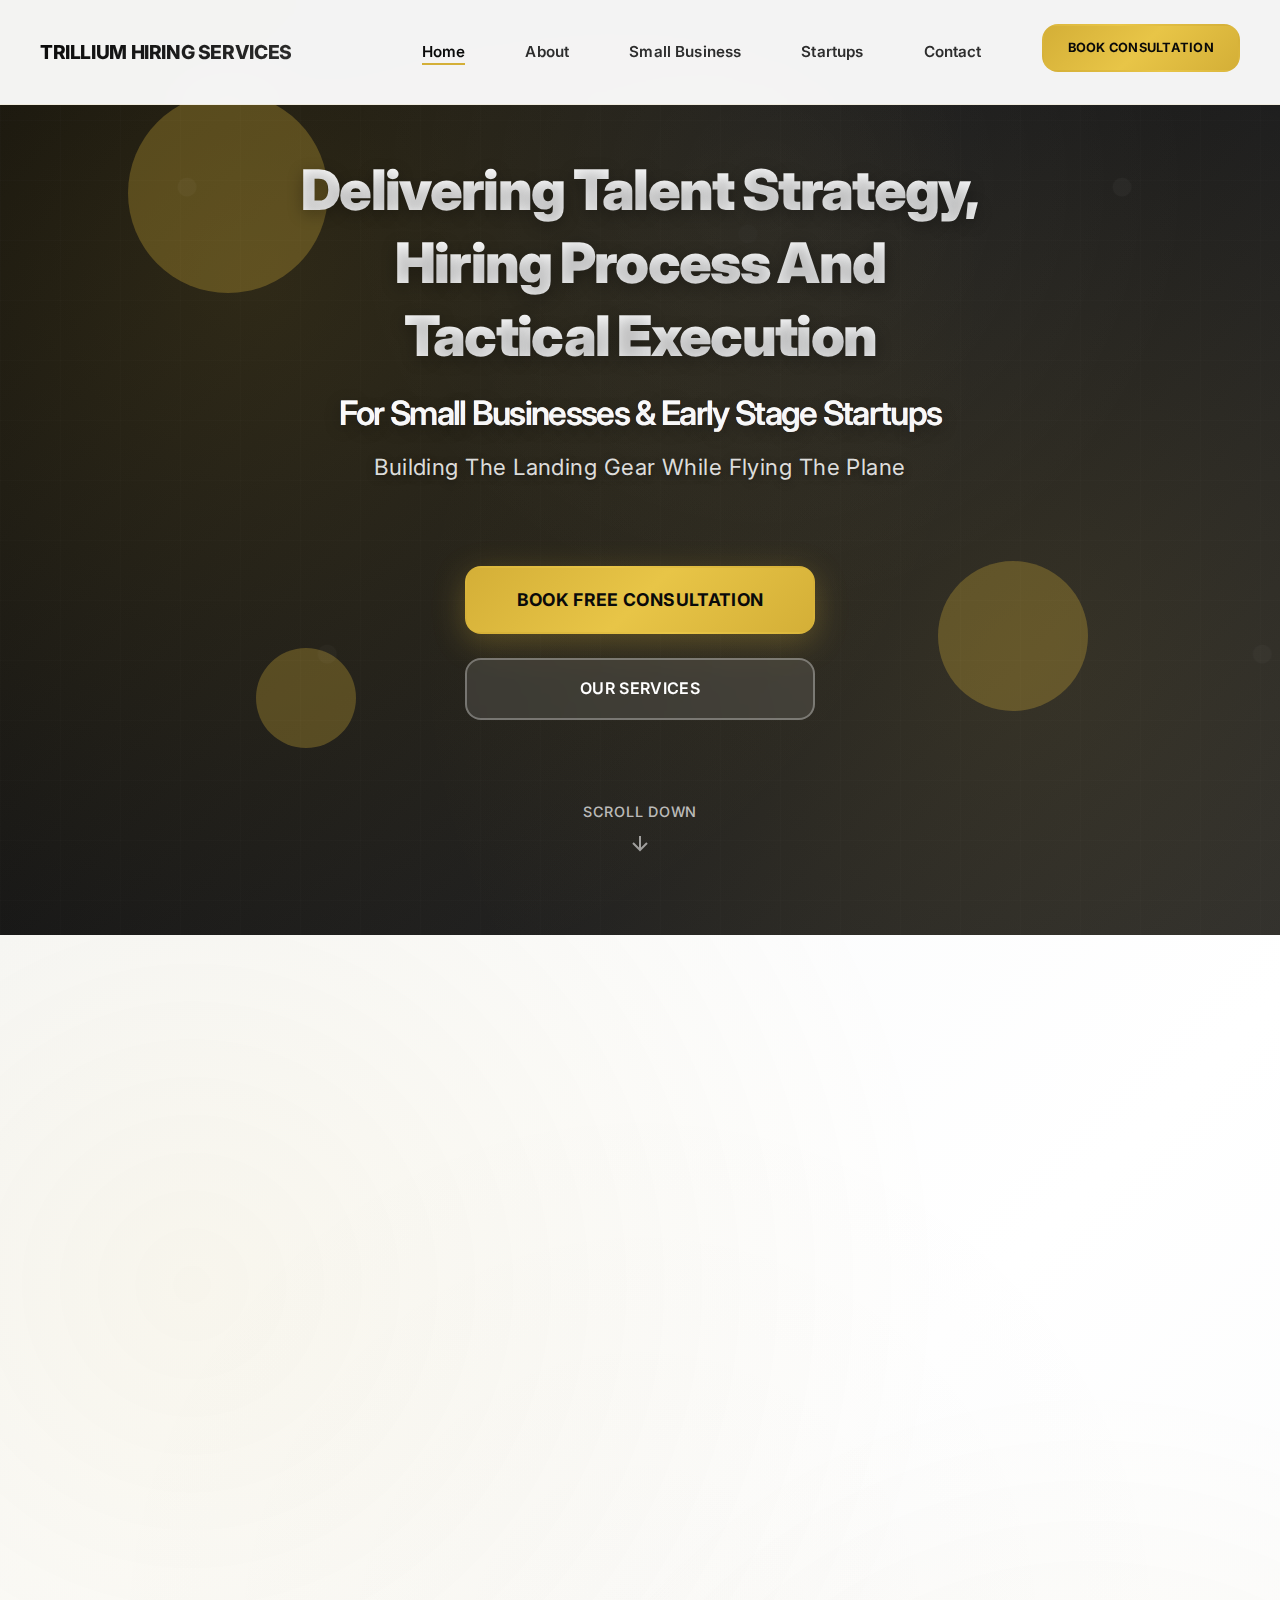
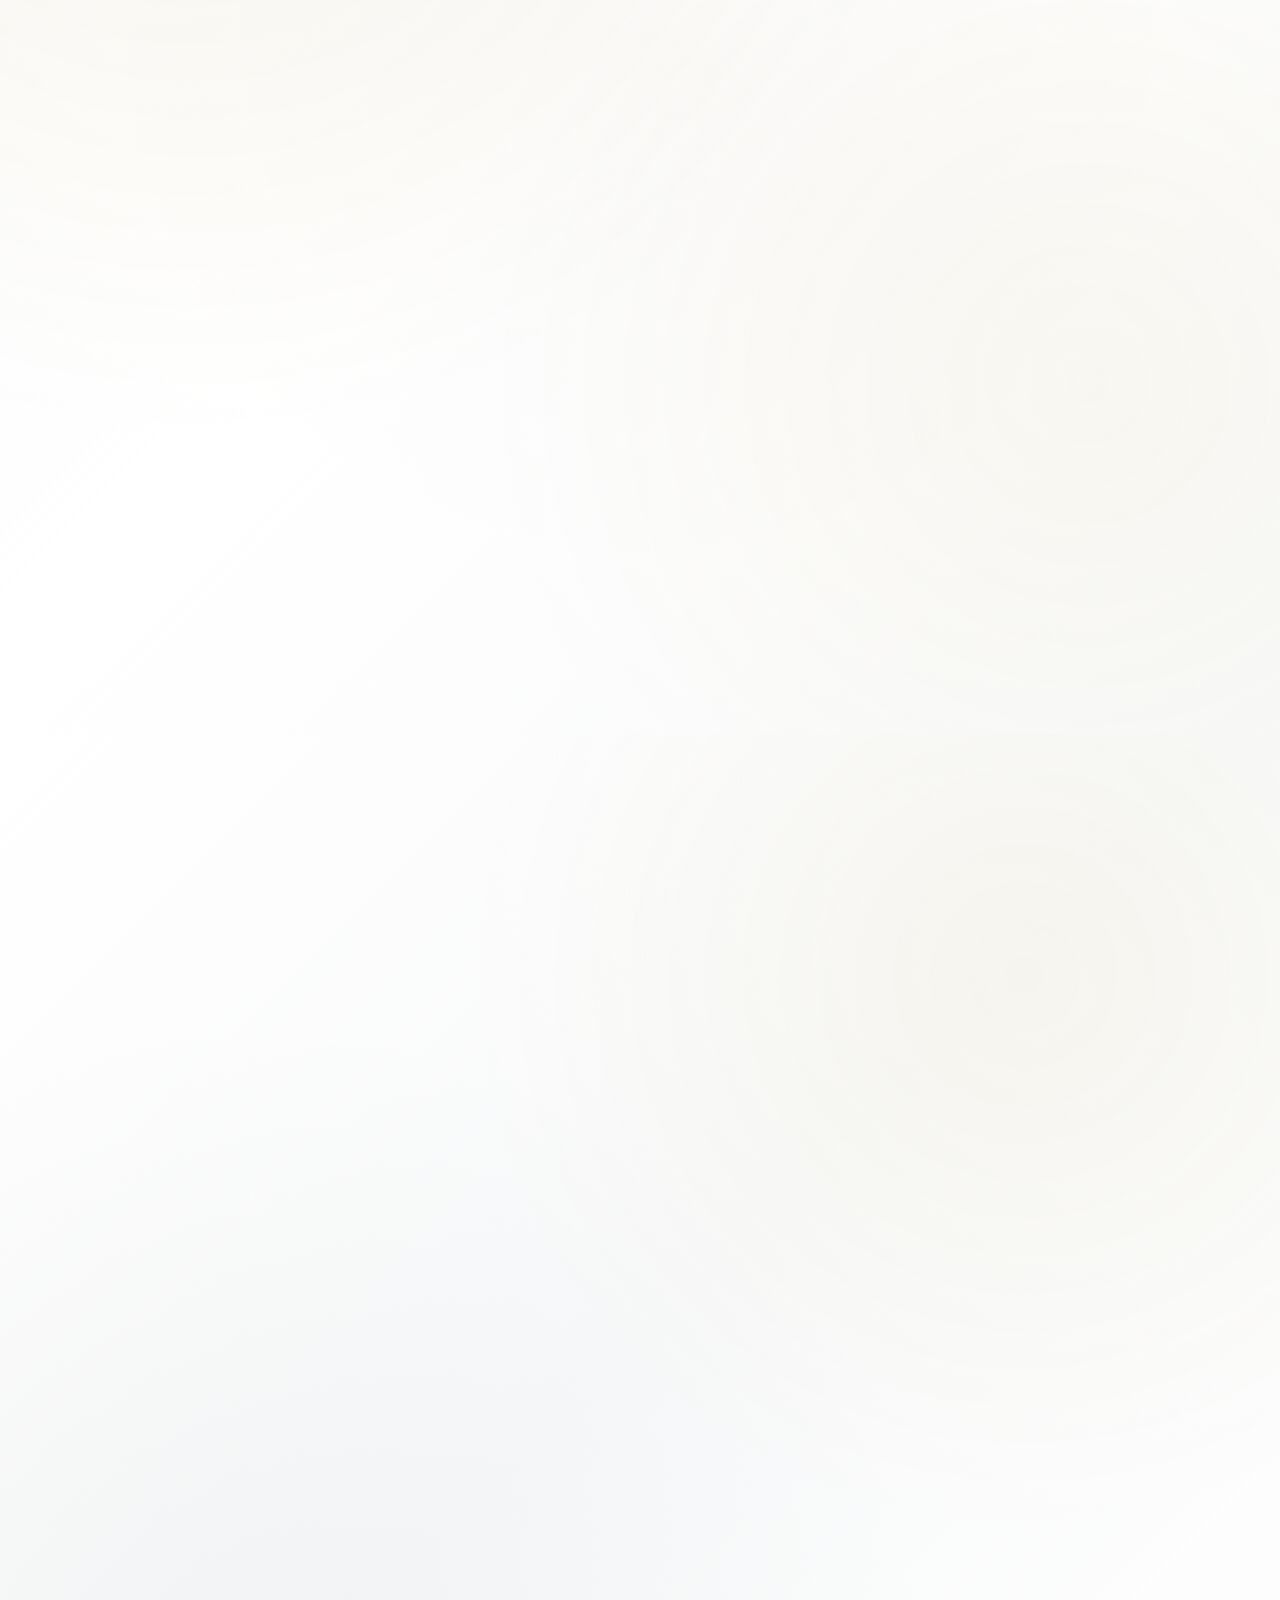
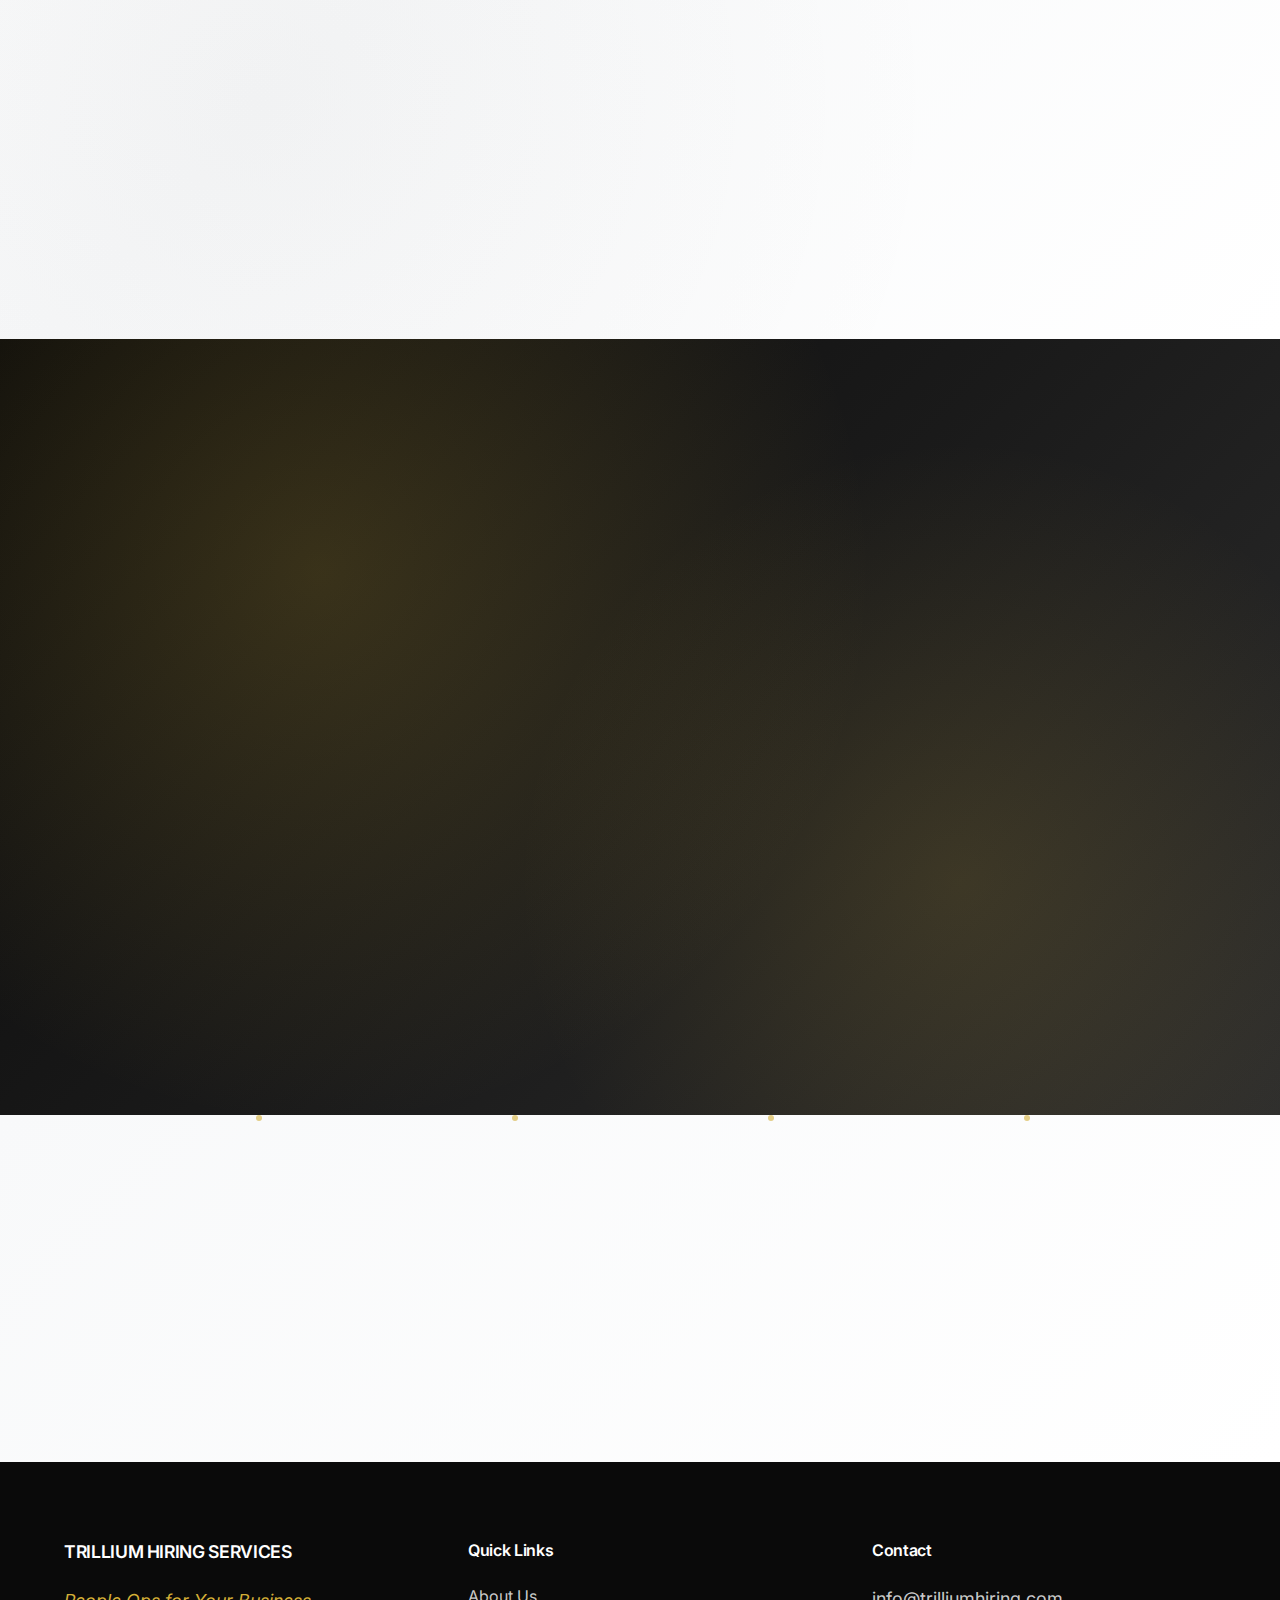
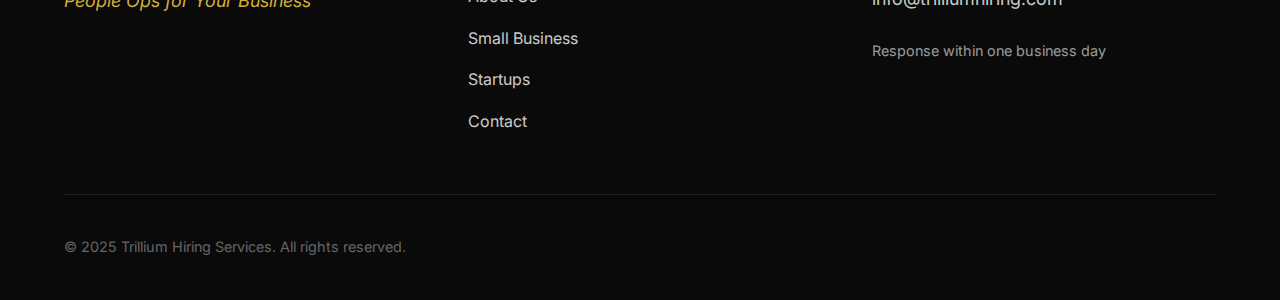
<file: index.html>
<!DOCTYPE html>
<html lang="en">
<head>
    <meta charset="UTF-8">
    <meta name="viewport" content="width=device-width, initial-scale=1.0">
    <meta name="description" content="Trillium Hiring Services - Talent Strategy, Hiring Process and Tactical Execution for Small Businesses & Startups">
    <title>Trillium Hiring Services - People Ops for Your Business</title>
    <link rel="preconnect" href="https://fonts.googleapis.com">
    <link rel="preconnect" href="https://fonts.gstatic.com" crossorigin>
    <link href="https://fonts.googleapis.com/css2?family=Inter:wght@400;600;700&display=swap" rel="stylesheet">
        <link rel="stylesheet" href="styles.css">
</head>
<body>
    <!-- Navigation -->
    <nav class="nav" id="mainNav">
        <div class="nav-container">
            <div class="nav-logo">
                <a href="index.html">TRILLIUM HIRING SERVICES</a>
            </div>
            <button class="nav-toggle" id="navToggle" aria-label="Toggle navigation">
                <span></span>
                <span></span>
                <span></span>
            </button>
            <ul class="nav-menu" id="navMenu">
                <li><a href="index.html" class="nav-link active">Home</a></li>
                <li><a href="about.html" class="nav-link">About</a></li>
                <li><a href="thr-smb.html" class="nav-link">Small Business</a></li>
                <li><a href="startups.html" class="nav-link">Startups</a></li>
                <li><a href="contact.html" class="nav-link">Contact</a></li>
                <li><a href="#book" class="btn btn-nav">Book Consultation</a></li>
            </ul>
        </div>
    </nav>

    <!-- Hero Section -->
    <section class="hero">
        <div class="hero-visuals">
            <div class="hero-shape hero-shape-1"></div>
            <div class="hero-shape hero-shape-2"></div>
            <div class="hero-shape hero-shape-3"></div>
            <div class="grid-pattern"></div>
        </div>
        <div class="hero-content fade-in">
            <h1 class="hero-title">
                <span class="title-line">Delivering Talent Strategy,</span>
                <span class="title-line">Hiring Process And</span>
                <span class="title-line">Tactical Execution</span>
                <span class="title-subtitle">For Small Businesses & Early Stage Startups</span>
            </h1>
            
            <p class="hero-subtitle">Building The Landing Gear While Flying The Plane</p>
            <div class="hero-cta">
                <a href="#book" class="btn btn-primary">Book Free Consultation</a>
                <a href="#services" class="btn btn-secondary">Our Services</a>
            </div>
            <div class="scroll-indicator">
                <span>Scroll Down</span>
                <svg width="24" height="24" viewBox="0 0 24 24" fill="none" stroke="currentColor" stroke-width="2">
                    <path d="M12 5v14M19 12l-7 7-7-7"/>
                </svg>
            </div>
        </div>
    </section>

    <!-- Value Proposition -->
    <section class="section value-prop">
        <div class="animated-background"></div>
        <div class="container">
            <div class="value-intro fade-in-up">
                <h2 class="section-title">Why Choose Trillium</h2>
                <p class="value-text">At Trillium, we tailor Talent Acquisition and HR solutions specific to your company's unique needs. Specializing in small businesses and early stage technical product organizations, our team swiftly delivers optimized plans for your immediate growth needs while simultaneously developing and implementing the systems and processes for sustainable long term growth.</p>
            </div>
            <div class="value-grid">
                <div class="value-card fade-in-up" data-tilt>
                    <div class="value-number">01</div>
                    <div class="value-icon">
                        <svg width="48" height="48" viewBox="0 0 24 24" fill="none" stroke="currentColor" stroke-width="2">
                            <path d="M21 16V8a2 2 0 0 0-1-1.73l-7-4a2 2 0 0 0-2 0l-7 4A2 2 0 0 0 3 8v8a2 2 0 0 0 1 1.73l7 4a2 2 0 0 0 2 0l7-4A2 2 0 0 0 21 16z"/>
                            <polyline points="3.27 6.96 12 12.01 20.73 6.96"/>
                            <line x1="12" y1="22.08" x2="12" y2="12"/>
                        </svg>
                    </div>
                    <h3>Strategic Planning</h3>
                    <p>Optimized talent strategies tailored to your growth trajectory and business objectives</p>
                </div>
                <div class="value-card fade-in-up" data-tilt>
                    <div class="value-number">02</div>
                    <div class="value-icon">
                        <svg width="48" height="48" viewBox="0 0 24 24" fill="none" stroke="currentColor" stroke-width="2">
                            <circle cx="12" cy="12" r="10"/>
                            <polyline points="12 6 12 12 16 14"/>
                        </svg>
                    </div>
                    <h3>Tactical Execution</h3>
                    <p>Hands-on implementation that drives immediate results and measurable impact</p>
                </div>
                <div class="value-card fade-in-up" data-tilt>
                    <div class="value-number">03</div>
                    <div class="value-icon">
                        <svg width="48" height="48" viewBox="0 0 24 24" fill="none" stroke="currentColor" stroke-width="2">
                            <line x1="12" y1="20" x2="12" y2="10"/>
                            <line x1="18" y1="20" x2="18" y2="4"/>
                            <line x1="6" y1="20" x2="6" y2="16"/>
                        </svg>
                    </div>
                    <h3>Sustainable Growth</h3>
                    <p>Systems and processes built for long-term success and scalability</p>
                </div>
            </div>
        </div>
    </section>

    <!-- Services Preview -->
    <section class="section services-preview" id="services">
        <div class="services-background"></div>
        <div class="container">
            <div class="services-intro fade-in-up">
                <h2 class="section-title">Our Specialized Services</h2>
                <p class="lead-text">Comprehensive talent and HR solutions designed for your unique business needs</p>
            </div>
            <div class="services-grid">
                <div class="service-card fade-in-up">
                    <div class="service-header">
                        <div class="service-icon">
                            <svg width="32" height="32" viewBox="0 0 24 24" fill="none" stroke="currentColor" stroke-width="2">
                                <rect x="3" y="3" width="18" height="18" rx="2" ry="2"/>
                                <circle cx="9" cy="9" r="2"/>
                                <path d="M21 15.5c-.39-1.43-1.43-2.5-2.86-2.5s-2.47 1.07-2.86 2.5"/>
                                <path d="M13 12h4.5c.83 0 1.5.67 1.5 1.5v1c0 .83-.67 1.5-1.5 1.5H13"/>
                            </svg>
                        </div>
                        <span class="service-badge">Small Business</span>
                    </div>
                    <div class="service-content">
                        <h3>Small Business Consulting</h3>
                        <p>Comprehensive HR support for small businesses—from compliance and onboarding to strategic growth. We act as your HR department with transparent, affordable pricing.</p>
                        <ul class="service-features">
                            <li>HR Systems Setup</li>
                            <li>Policies, Handbooks & Compliance</li>
                            <li>Employee Relations</li>
                            <li>Recruiting & Strategic Sourcing</li>
                        </ul>
                        <a href="thr-smb.html" class="btn btn-link">
                            Learn More
                            <svg width="20" height="20" viewBox="0 0 24 24" fill="none" stroke="currentColor" stroke-width="2">
                                <line x1="5" y1="12" x2="19" y2="12"/>
                                <polyline points="12 5 19 12 12 19"/>
                            </svg>
                        </a>
                    </div>
                </div>
                <div class="service-card fade-in-up">
                    <div class="service-header">
                        <div class="service-icon">
                            <svg width="32" height="32" viewBox="0 0 24 24" fill="none" stroke="currentColor" stroke-width="2">
                                <polygon points="13 2 3 14 12 14 11 22 21 10 12 10 13 2"/>
                            </svg>
                        </div>
                        <span class="service-badge">Startups</span>
                    </div>
                    <div class="service-content">
                        <h3>Startup Consulting</h3>
                        <p>Embedded HR & talent systems for high-growth startups preparing for fundraising. We build your people foundation to scale successfully and win investor confidence.</p>
                        <ul class="service-features">
                            <li>Strategic HR Design</li>
                            <li>Executive Fractional Leadership</li>
                            <li>Full-Cycle Talent Acquisition</li>
                            <li>HR Tech Stack Setup</li>
                        </ul>
                        <a href="startups.html" class="btn btn-link">
                            Learn More
                            <svg width="20" height="20" viewBox="0 0 24 24" fill="none" stroke="currentColor" stroke-width="2">
                                <line x1="5" y1="12" x2="19" y2="12"/>
                                <polyline points="12 5 19 12 12 19"/>
                            </svg>
                        </a>
                    </div>
                </div>
            </div>
        </div>
    </section>

    <!-- CTA Section -->
    <section class="section cta-section" id="book">
        <div class="cta-background"></div>
        <div class="container">
            <div class="cta-content fade-in-up">
                <div class="cta-visual">
                    <div class="floating-shapes">
                        <div class="shape shape-1"></div>
                        <div class="shape shape-2"></div>
                        <div class="shape shape-3"></div>
                    </div>
                </div>
                <h2>Ready to Transform Your Hiring Process?</h2>
                <p>Book your free consultation today and discover how Trillium can accelerate your talent acquisition and build sustainable HR systems for long-term growth.</p>
                <div class="cta-buttons">
                    <a href="contact.html" class="btn btn-primary btn-large">Book Free Consultation</a>
                    <a href="#services" class="btn btn-secondary btn-large">Learn More</a>
                </div>
                <!-- Calendly integration placeholder: Add your Calendly embed code here -->
            </div>
        </div>
    </section>

    <!-- Newsletter -->
    <section class="section newsletter">
        <div class="newsletter-particles">
            <div class="particle particle-1"></div>
            <div class="particle particle-2"></div>
            <div class="particle particle-3"></div>
            <div class="particle particle-4"></div>
        </div>
        <div class="container">
            <div class="newsletter-content fade-in-up">
                <h3>Sign Up For The Newsletter</h3>
                <p>Stay updated with insights on talent acquisition and HR best practices</p>
                <form class="newsletter-form" id="newsletterForm">
                    <input type="email" placeholder="Enter your email" required aria-label="Email address">
                    <button type="submit" class="btn btn-primary">Subscribe</button>
                </form>
                <!-- WordPress: Replace with [wpforms id="XX"] or your preferred form plugin shortcode -->
            </div>
        </div>
    </section>

    <!-- Footer -->
    <footer class="footer">
        <div class="container">
            <div class="footer-grid">
                <div class="footer-col">
                    <h4>TRILLIUM HIRING SERVICES</h4>
                    <p class="footer-tagline">People Ops for Your Business</p>
                </div>
                <div class="footer-col">
                    <h5>Quick Links</h5>
                    <ul>
                        <li><a href="about.html">About Us</a></li>
                        <li><a href="thr-smb.html">Small Business</a></li>
                        <li><a href="startups.html">Startups</a></li>
                        <li><a href="contact.html">Contact</a></li>
                    </ul>
                </div>
                <div class="footer-col">
                    <h5>Contact</h5>
                    <p><a href="mailto:info@trilliumhiring.com">info@trilliumhiring.com</a></p>
                    <p class="footer-response">Response within one business day</p>
                </div>
            </div>
            <div class="footer-bottom">
                <p>&copy; 2025 Trillium Hiring Services. All rights reserved.</p>
                <div class="footer-social">
                    <!-- Add your social media links here -->
                </div>
            </div>
        </div>
    </footer>

    <script src="script.js"></script>
</body>
</html>
</file>
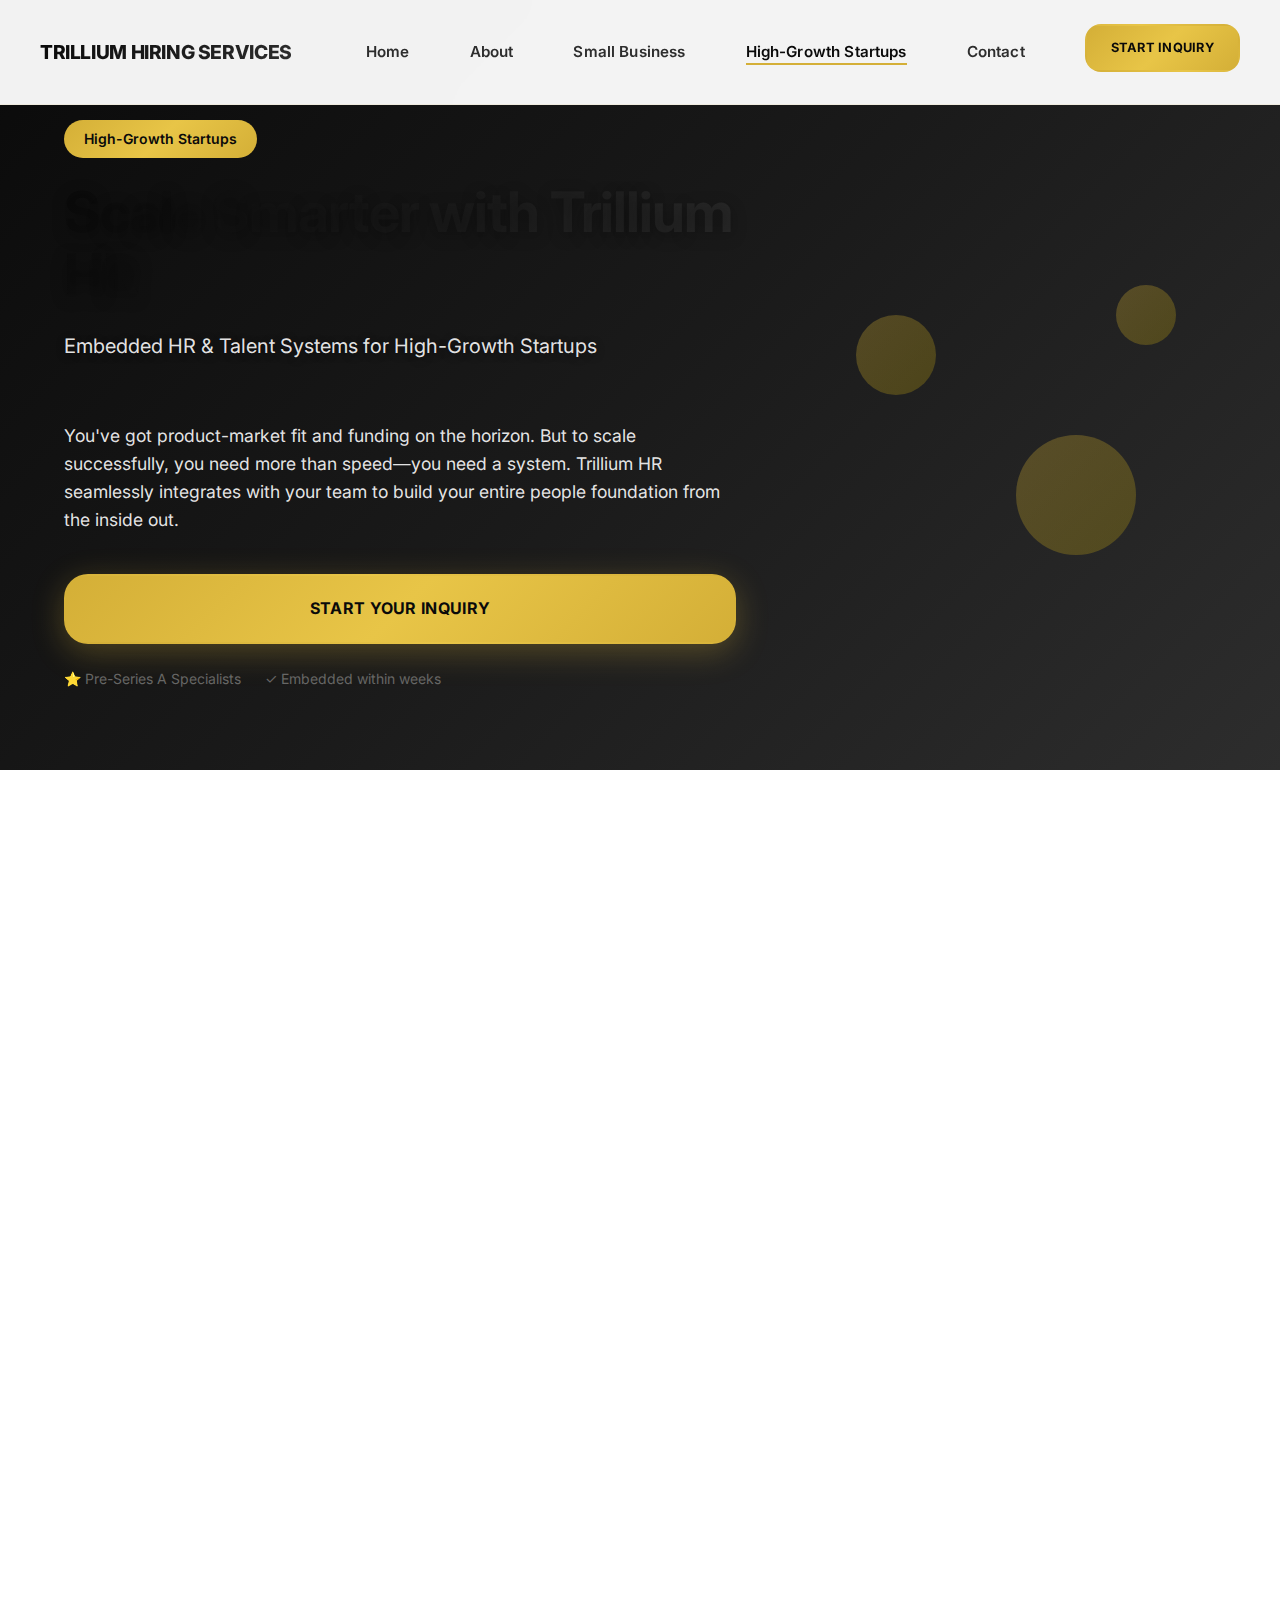
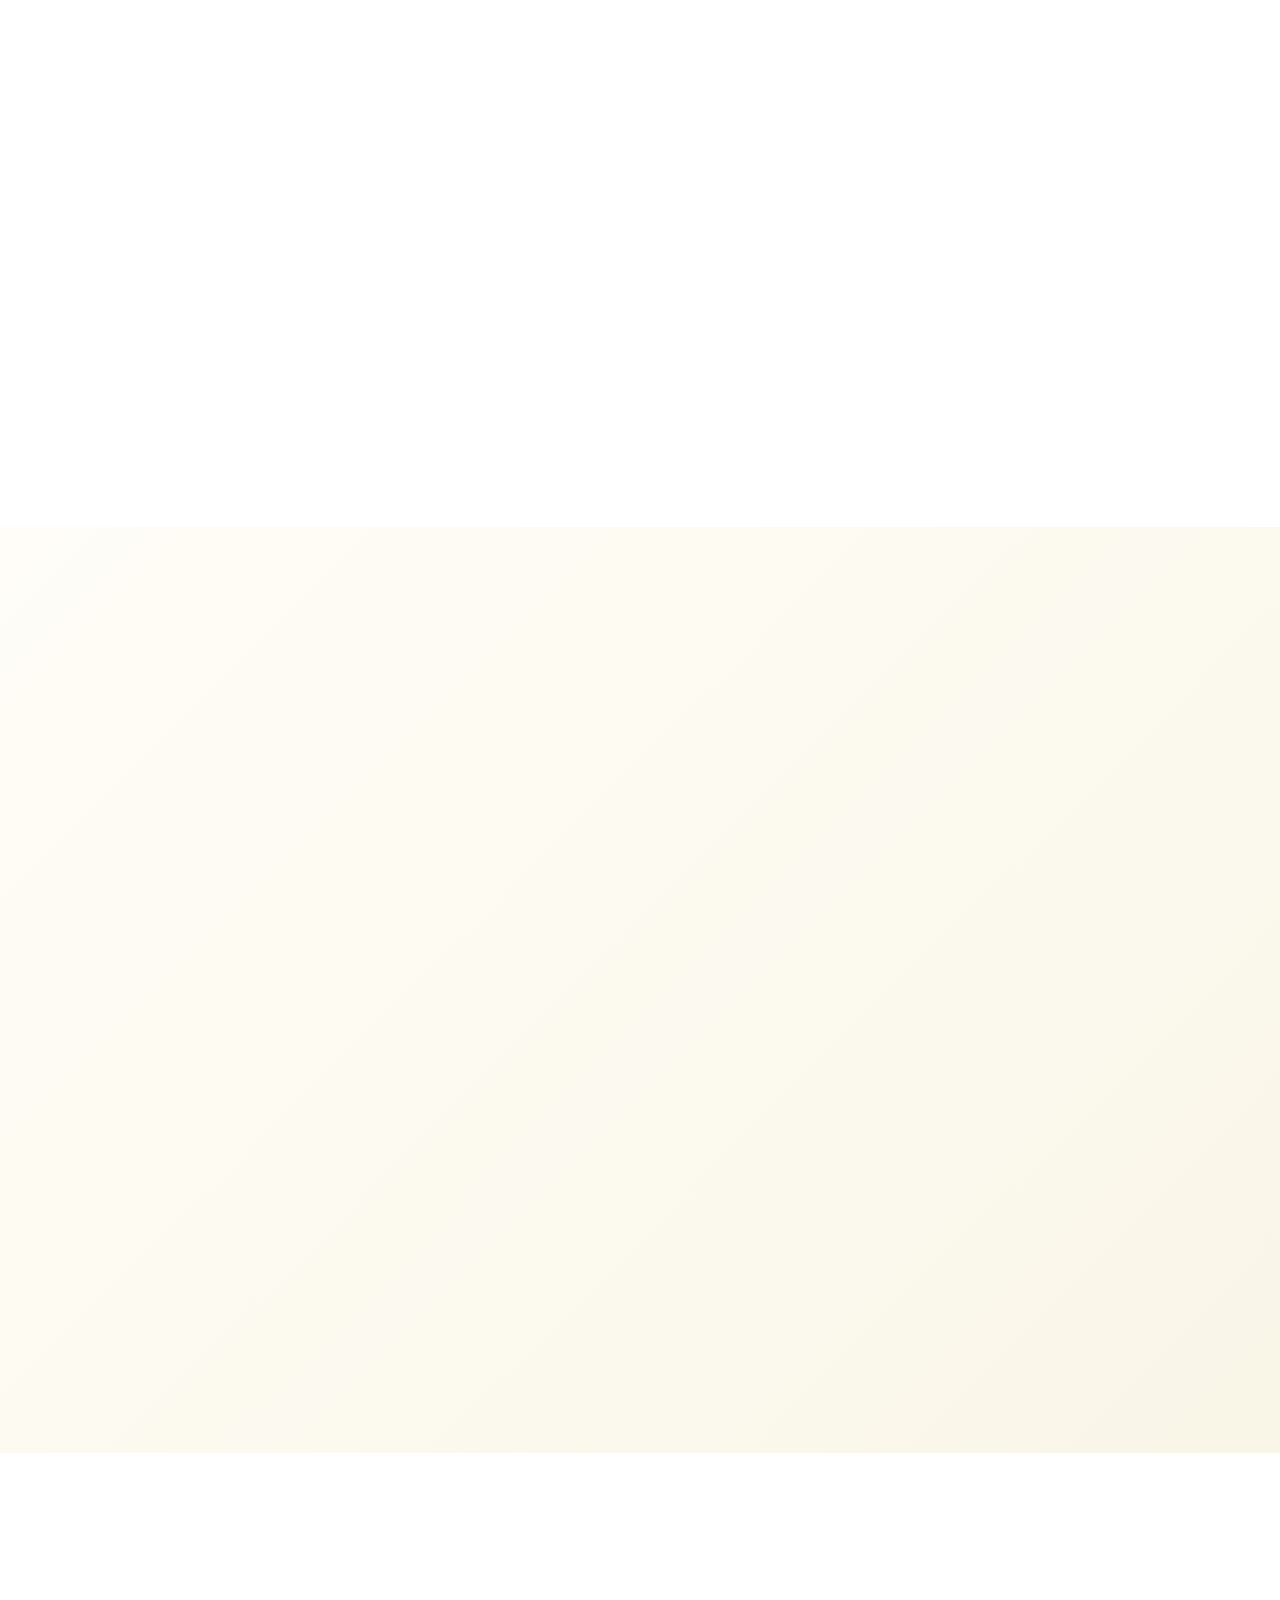
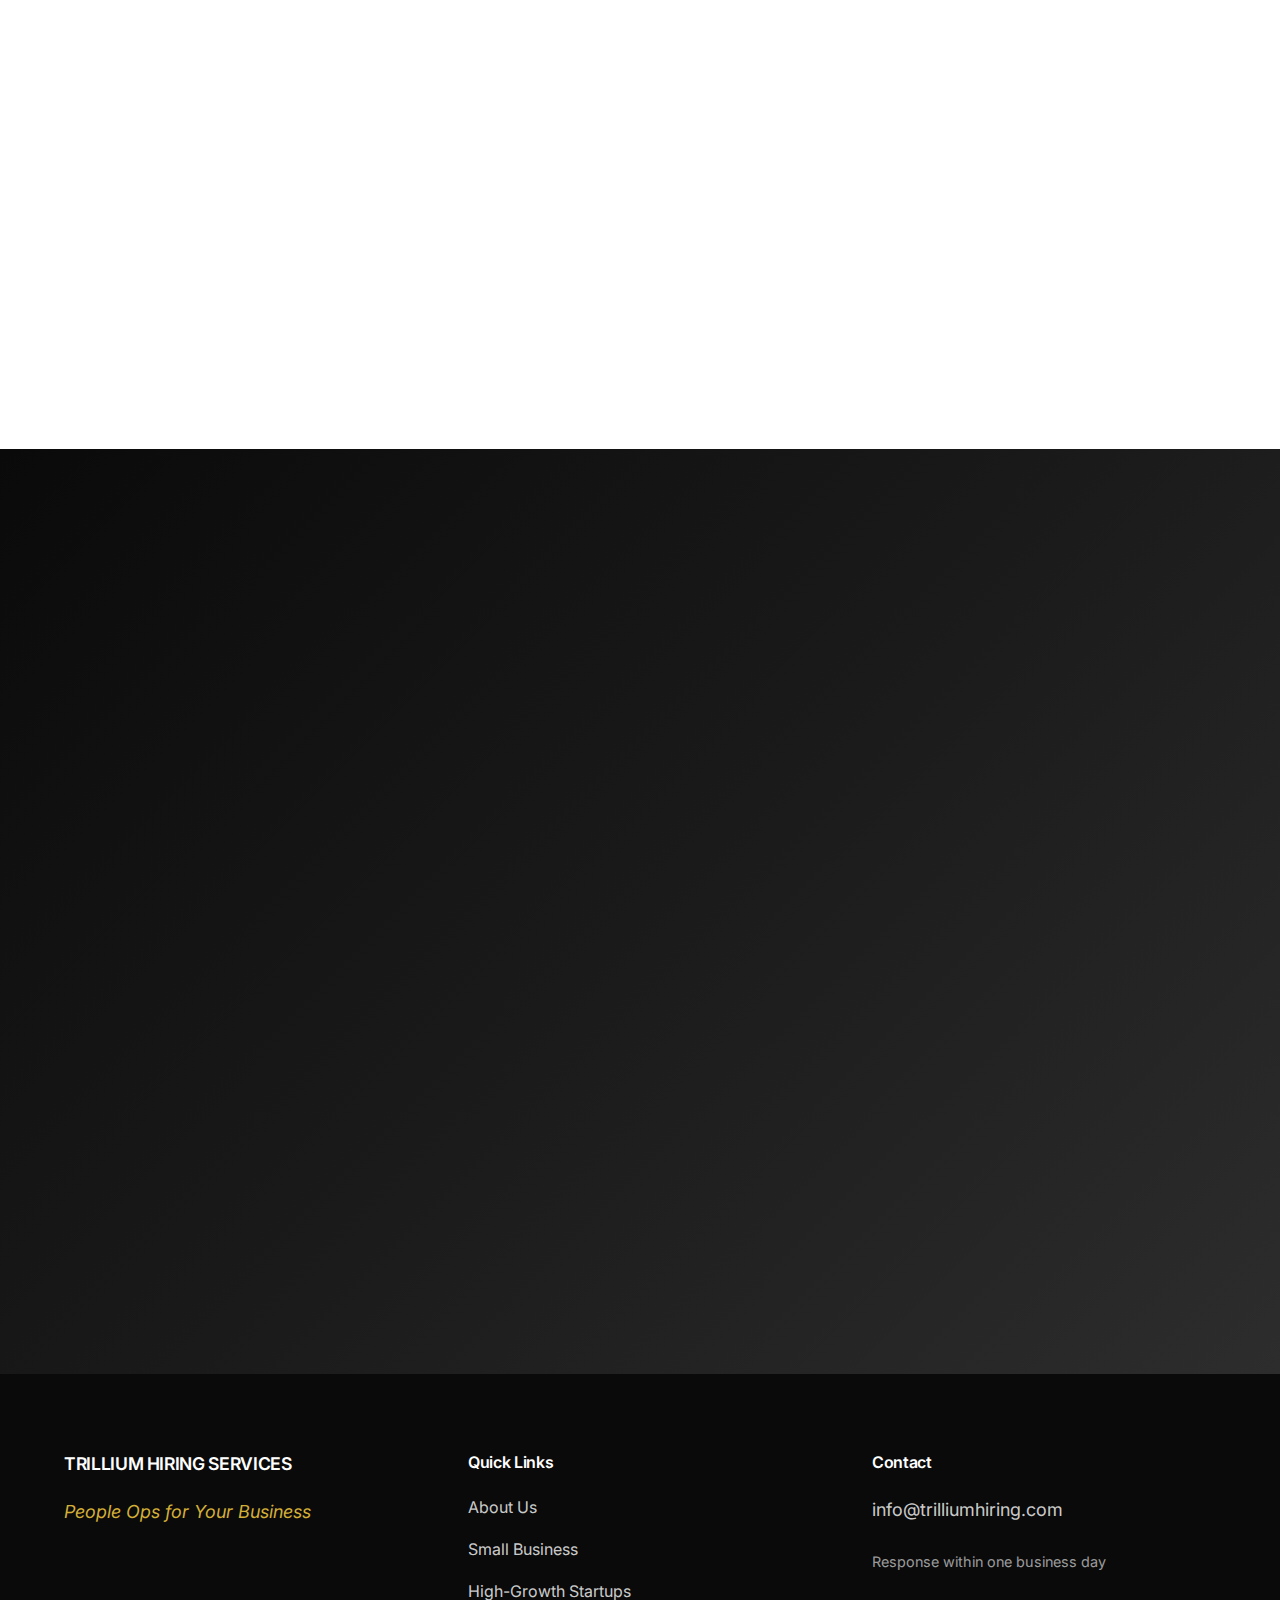
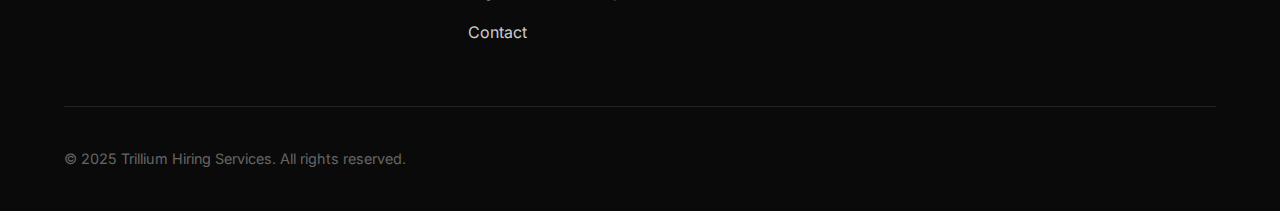
<file: thr-hgs.html>
<!DOCTYPE html>
<html lang="en">
<head>
    <meta charset="UTF-8">
    <meta name="viewport" content="width=device-width, initial-scale=1.0">
    <meta name="description" content="Trillium HR - Embedded HR & Talent Systems for High-Growth Startups. Scale smarter with strategic HR design, fractional leadership, and full-cycle talent acquisition.">
    <title>High-Growth Startup HR Support - Trillium HR</title>
    <link rel="preconnect" href="https://fonts.googleapis.com">
    <link rel="preconnect" href="https://fonts.gstatic.com" crossorigin>
    <link href="https://fonts.googleapis.com/css2?family=Inter:wght@400;600;700&display=swap" rel="stylesheet">
    <link rel="stylesheet" href="styles.css">
</head>
<body>
    <!-- Navigation -->
    <nav class="nav" id="mainNav">
        <div class="nav-container">
            <div class="nav-logo">
                <a href="index.html">TRILLIUM HIRING SERVICES</a>
            </div>
            <button class="nav-toggle" id="navToggle" aria-label="Toggle navigation">
                <span></span>
                <span></span>
                <span></span>
            </button>
            <ul class="nav-menu" id="navMenu">
                <li><a href="index.html" class="nav-link">Home</a></li>
                <li><a href="about.html" class="nav-link">About</a></li>
                <li><a href="thr-smb.html" class="nav-link">Small Business</a></li>
                <li><a href="thr-hgs.html" class="nav-link active">High-Growth Startups</a></li>
                <li><a href="contact.html" class="nav-link">Contact</a></li>
                <li><a href="#inquiry" class="btn btn-nav">Start Inquiry</a></li>
            </ul>
        </div>
    </nav>

    <!-- Hero Section - Startup Landing Style -->
    <section class="landing-hero startup-hero">
        <div class="container">
            <div class="landing-hero-content">
                <div class="landing-hero-text">
                    <div class="landing-badge startup-badge">
                        <span>High-Growth Startups</span>
                    </div>
                    <h1 class="landing-title">
                        Scale Smarter with Trillium HR
                    </h1>
                    <p class="landing-subtitle">Embedded HR & Talent Systems for High-Growth Startups</p>
                    
                    <p class="startup-description">You've got product-market fit and funding on the horizon. But to scale successfully, you need more than speed—you need a system. Trillium HR seamlessly integrates with your team to build your entire people foundation from the inside out.</p>
                    
                    <div class="landing-cta">
                        <a href="#inquiry" class="btn btn-primary btn-large">Start Your Inquiry</a>
                        <div class="trust-indicator">
                            <span>⭐ Pre-Series A Specialists</span>
                            <span>✓ Embedded within weeks</span>
                        </div>
                    </div>
                </div>
                <div class="landing-hero-visual startup-visual">
                    <div class="startup-shapes">
                        <div class="startup-shape startup-shape-1"></div>
                        <div class="startup-shape startup-shape-2"></div>
                        <div class="startup-shape startup-shape-3"></div>
                    </div>
                </div>
            </div>
        </div>
    </section>

    <!-- What We Do Section -->
    <section class="section startup-services">
        <div class="container">
            <div class="startup-intro fade-in-up">
                <h2 class="section-title">What We Do</h2>
                <p class="lead-text">Trillium HR partners with early-stage startups preparing for fundraising to deliver a fully operational HR + Talent infrastructure, ready to scale with you.</p>
                <p class="startup-tagline">We act as your turnkey people team during your critical ramp-up. Our services include:</p>
            </div>
            
            <div class="startup-services-grid">
                <div class="startup-service-card fade-in-up">
                    <div class="startup-service-icon">
                        <svg width="32" height="32" viewBox="0 0 24 24" fill="none" stroke="currentColor" stroke-width="2">
                            <path d="M21 16V8a2 2 0 0 0-1-1.73l-7-4a2 2 0 0 0-2 0l-7 4A2 2 0 0 0 3 8v8a2 2 0 0 0 1 1.73l7 4a2 2 0 0 0 2 0l7-4A2 2 0 0 0 21 16z"/>
                            <polyline points="3.27 6.96 12 12.01 20.73 6.96"/>
                            <line x1="12" y1="22.08" x2="12" y2="12"/>
                        </svg>
                    </div>
                    <h3>Strategic HR Design</h3>
                    <p>Culture, policies, compliance, comp plans, employee experience</p>
                </div>
                
                <div class="startup-service-card fade-in-up">
                    <div class="startup-service-icon">
                        <svg width="32" height="32" viewBox="0 0 24 24" fill="none" stroke="currentColor" stroke-width="2">
                            <path d="M17 21v-2a4 4 0 0 0-4-4H5a4 4 0 0 0-4 4v2"/>
                            <circle cx="9" cy="7" r="4"/>
                            <path d="M23 21v-2a4 4 0 0 0-3-3.87"/>
                            <path d="M16 3.13a4 4 0 0 1 0 7.75"/>
                        </svg>
                    </div>
                    <h3>Executive Fractional Leadership</h3>
                    <p>Experienced vCHRO-level guidance to steer people ops</p>
                </div>
                
                <div class="startup-service-card fade-in-up">
                    <div class="startup-service-icon">
                        <svg width="32" height="32" viewBox="0 0 24 24" fill="none" stroke="currentColor" stroke-width="2">
                            <path d="M16 21v-2a4 4 0 0 0-4-4H6a4 4 0 0 0-4 4v2"/>
                            <circle cx="9" cy="7" r="4"/>
                            <path d="M22 21v-2a4 4 0 0 0-3-3.87"/>
                            <path d="M16 3.13a4 4 0 0 1 0 7.75"/>
                        </svg>
                    </div>
                    <h3>Full-Cycle Talent Acquisition</h3>
                    <p>Recruiters & sourcing systems that scale with your team</p>
                </div>
                
                <div class="startup-service-card fade-in-up">
                    <div class="startup-service-icon">
                        <svg width="32" height="32" viewBox="0 0 24 24" fill="none" stroke="currentColor" stroke-width="2">
                            <rect x="3" y="3" width="18" height="18" rx="2" ry="2"/>
                            <rect x="8" y="8" width="8" height="8" rx="1" ry="1"/>
                        </svg>
                    </div>
                    <h3>HR Tech Stack Setup</h3>
                    <p>Tools, workflows, and data pipelines tailored to your growth stage</p>
                </div>
                
                <div class="startup-service-card fade-in-up">
                    <div class="startup-service-icon">
                        <svg width="32" height="32" viewBox="0 0 24 24" fill="none" stroke="currentColor" stroke-width="2">
                            <path d="M22 12h-4l-3 9L9 3l-3 9H2"/>
                        </svg>
                    </div>
                    <h3>Onboarding & Compliance</h3>
                    <p>Built from day one to avoid costly gaps at audit or exit</p>
                </div>
            </div>
        </div>
    </section>

    <!-- Built for Startups Section -->
    <section class="section startup-expertise">
        <div class="container">
            <div class="startup-expertise-content fade-in-up">
                <h2 class="section-title">Built for Startups, by Startup Experts</h2>
                <p class="lead-text">We're not consultants who dabble in early-stage—we specialize in it. Trillium HR is built to help founders:</p>
                
                <div class="startup-benefits">
                    <div class="startup-benefit fade-in-up">
                        <div class="benefit-icon">
                            <svg width="24" height="24" viewBox="0 0 24 24" fill="none" stroke="currentColor" stroke-width="2">
                                <polygon points="13 2 3 14 12 14 11 22 21 10 12 10 13 2"/>
                            </svg>
                        </div>
                        <span>Hire fast, without breaking things</span>
                    </div>
                    
                    <div class="startup-benefit fade-in-up">
                        <div class="benefit-icon">
                            <svg width="24" height="24" viewBox="0 0 24 24" fill="none" stroke="currentColor" stroke-width="2">
                                <path d="M12 2l3.09 6.26L22 9.27l-5 4.87 1.18 6.88L12 17.77l-6.18 3.25L7 14.14 2 9.27l6.91-1.01L12 2z"/>
                            </svg>
                        </div>
                        <span>Build systems that VCs trust</span>
                    </div>
                    
                    <div class="startup-benefit fade-in-up">
                        <div class="benefit-icon">
                            <svg width="24" height="24" viewBox="0 0 24 24" fill="none" stroke="currentColor" stroke-width="2">
                                <path d="M9 12l2 2 4-4"/>
                                <path d="M21 12c.552 0 1-.448 1-1s-.448-1-1-1-1 .448-1 1 .448 1 1 1z"/>
                                <path d="M3 12c.552 0 1-.448 1-1s-.448-1-1-1-1 .448-1 1 .448 1 1 1z"/>
                                <path d="M12 21c.552 0 1-.448 1-1s-.448-1-1-1-1 .448-1 1 .448 1 1 1z"/>
                                <path d="M12 3c.552 0 1-.448 1-1s-.448-1-1-1-1 .448-1 1 .448 1 1 1z"/>
                            </svg>
                        </div>
                        <span>Position HR as a competitive edge—not a liability</span>
                    </div>
                </div>
            </div>
        </div>
    </section>

    <!-- How It Works Section -->
    <section class="section startup-process">
        <div class="container">
            <div class="startup-process-content fade-in-up">
                <h2 class="section-title">How It Works</h2>
                
                <div class="process-steps">
                    <div class="process-step fade-in-up">
                        <div class="step-number">01</div>
                        <div class="step-content">
                            <h3>Free Discovery Call</h3>
                            <p>We assess your stage, needs, and team to design the right support model.</p>
                        </div>
                    </div>
                    
                    <div class="process-step fade-in-up">
                        <div class="step-number">02</div>
                        <div class="step-content">
                            <h3>Ramp & Embed</h3>
                            <p>Within weeks, we'll be working inside your company, launching systems and hires in tandem.</p>
                        </div>
                    </div>
                    
                    <div class="process-step fade-in-up">
                        <div class="step-number">03</div>
                        <div class="step-content">
                            <h3>Hand Off or Stay On</h3>
                            <p>After launch, we transition you to your own internal HR team—or remain onboard as fractional leaders.</p>
                        </div>
                    </div>
                </div>
            </div>
        </div>
    </section>

    <!-- CTA Section -->
    <section class="section startup-cta" id="inquiry">
        <div class="container">
            <div class="startup-cta-content fade-in-up">
                <h2>Let's Talk</h2>
                <p class="startup-cta-subtitle">Pricing is customized based on your stage, scope, and timeline—let's get to know your needs first.</p>
                
                <div class="startup-cta-buttons">
                    <a href="contact.html" class="btn btn-primary btn-large">Start Your Inquiry</a>
                    <div class="startup-contact-info">
                        <p>Or just email us:</p>
                        <a href="mailto:info@trilliumhiring.com" class="email-link">info@trilliumhiring.com</a>
                    </div>
                </div>
                
                <div class="startup-guarantee">
                    <div class="guarantee-icon">
                        <svg width="24" height="24" viewBox="0 0 24 24" fill="none" stroke="currentColor" stroke-width="2">
                            <rect x="3" y="11" width="18" height="11" rx="2" ry="2"/>
                            <circle cx="12" cy="16" r="1"/>
                            <path d="M7 11V7a5 5 0 0 1 10 0v4"/>
                        </svg>
                    </div>
                    <p>We work with startups before their Series A—and build our model so we're part of the round planning, not an afterthought.</p>
                </div>
            </div>
        </div>
    </section>

    <!-- Footer -->
    <footer class="footer">
        <div class="container">
            <div class="footer-grid">
                <div class="footer-col">
                    <h4>TRILLIUM HIRING SERVICES</h4>
                    <p class="footer-tagline">People Ops for Your Business</p>
                </div>
                <div class="footer-col">
                    <h5>Quick Links</h5>
                    <ul>
                        <li><a href="about.html">About Us</a></li>
                        <li><a href="thr-smb.html">Small Business</a></li>
                        <li><a href="thr-hgs.html">High-Growth Startups</a></li>
                        <li><a href="contact.html">Contact</a></li>
                    </ul>
                </div>
                <div class="footer-col">
                    <h5>Contact</h5>
                    <p><a href="mailto:info@trilliumhiring.com">info@trilliumhiring.com</a></p>
                    <p class="footer-response">Response within one business day</p>
                </div>
            </div>
            <div class="footer-bottom">
                <p>&copy; 2025 Trillium Hiring Services. All rights reserved.</p>
                <div class="footer-social">
                    <!-- Add your social media links here -->
                </div>
            </div>
        </div>
    </footer>

    <script src="script.js"></script>
</body>
</html>
</file>
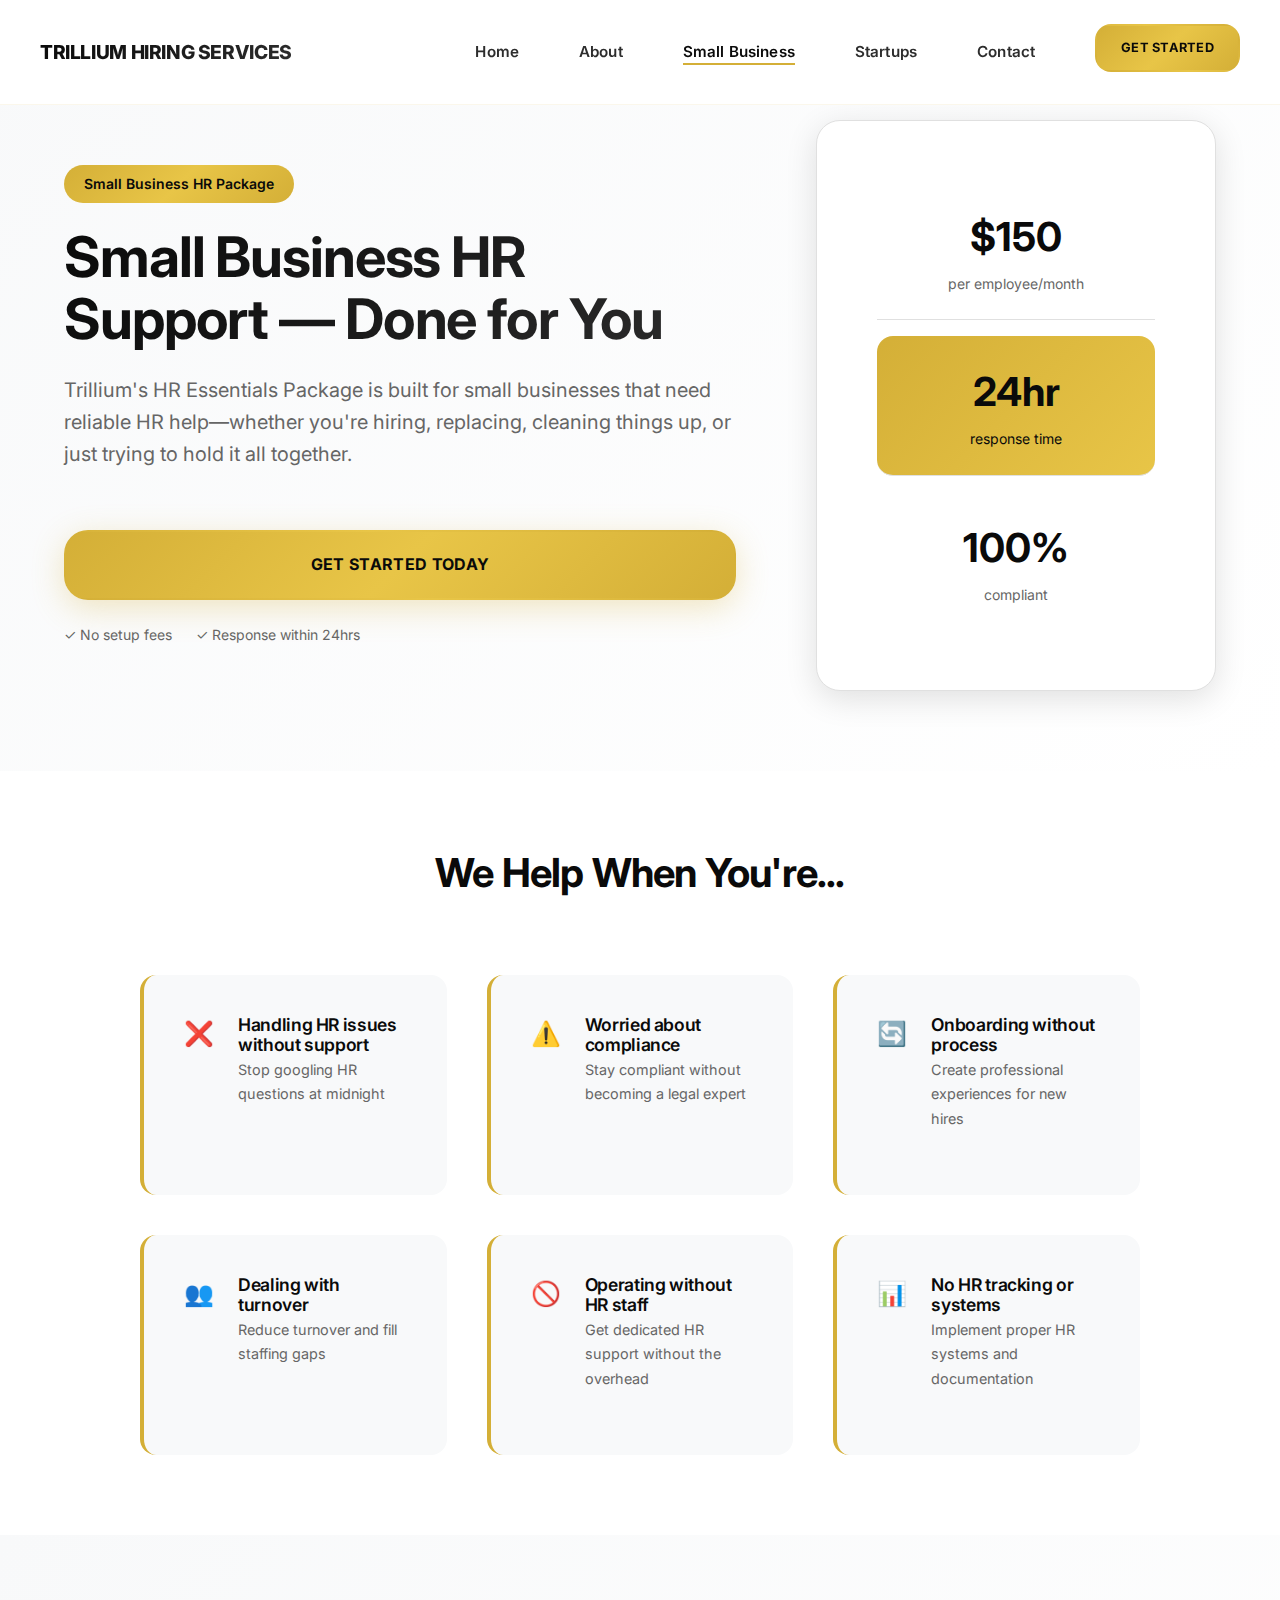
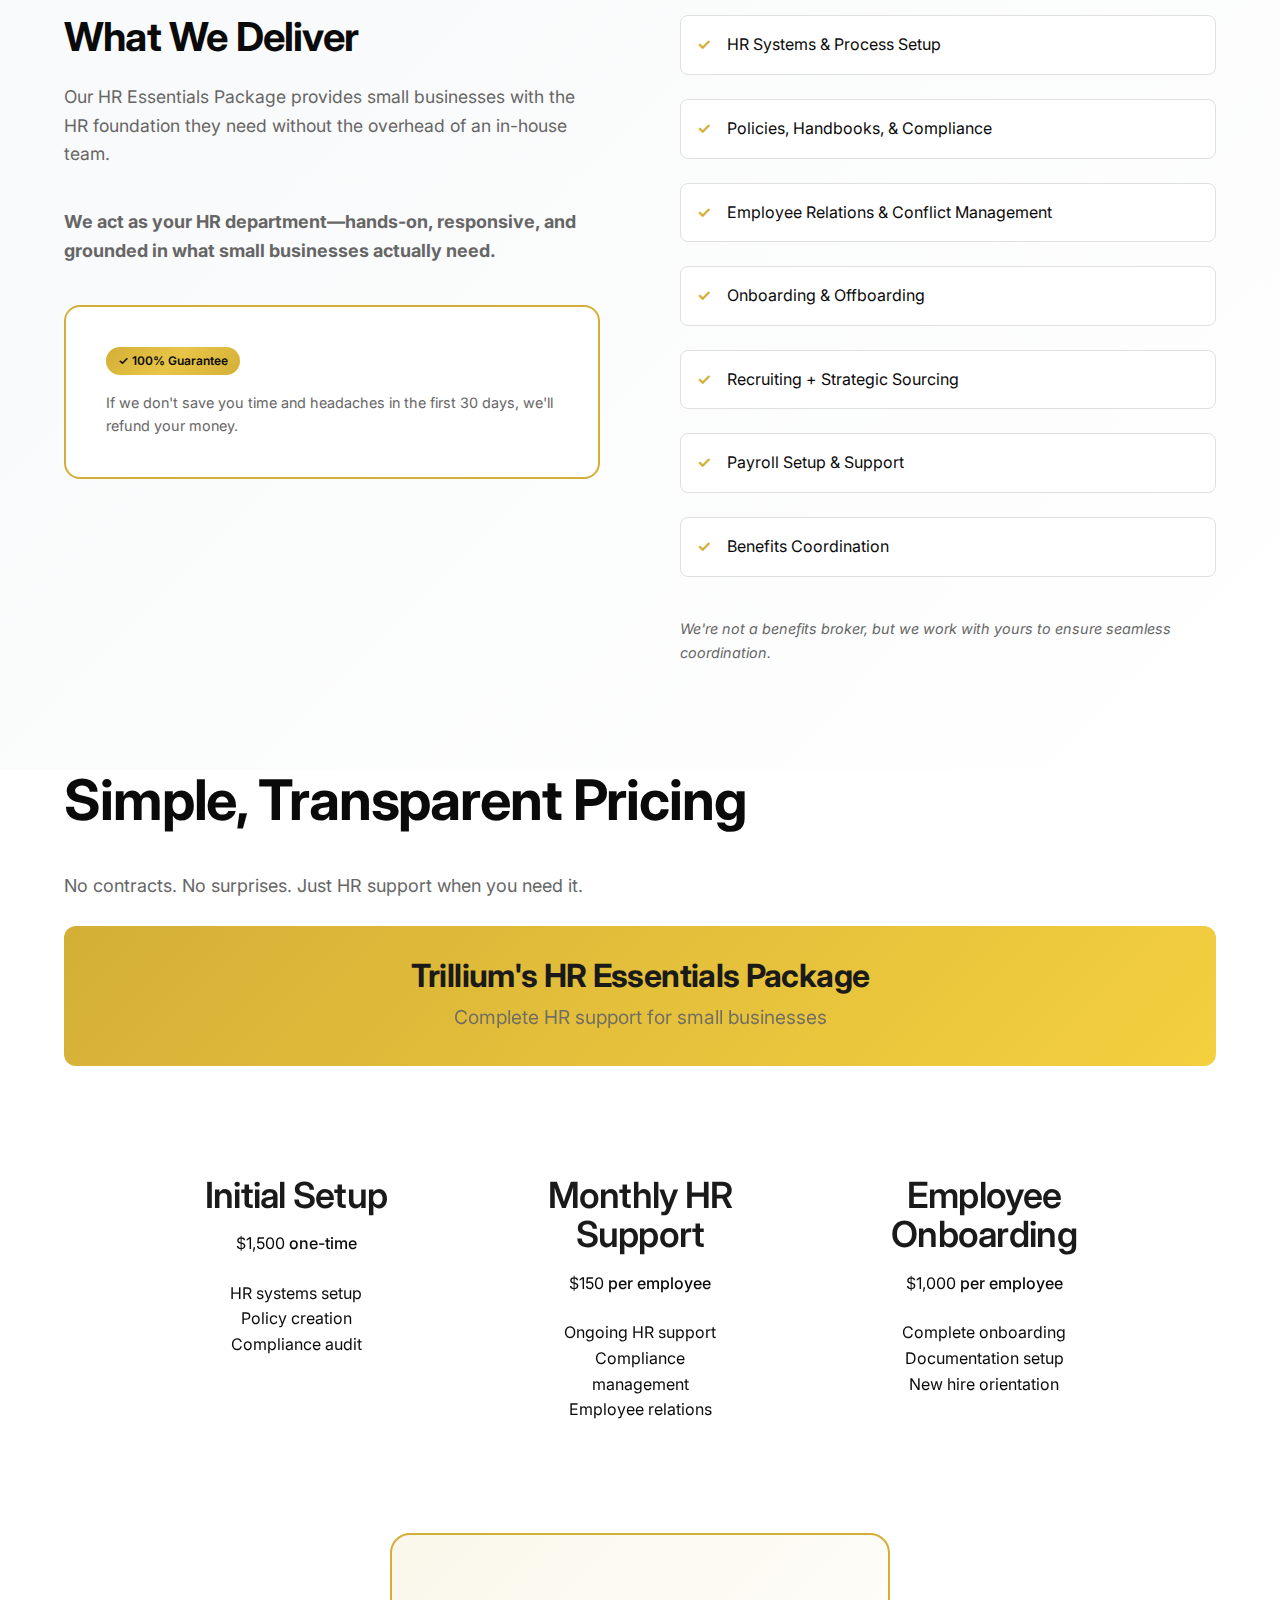
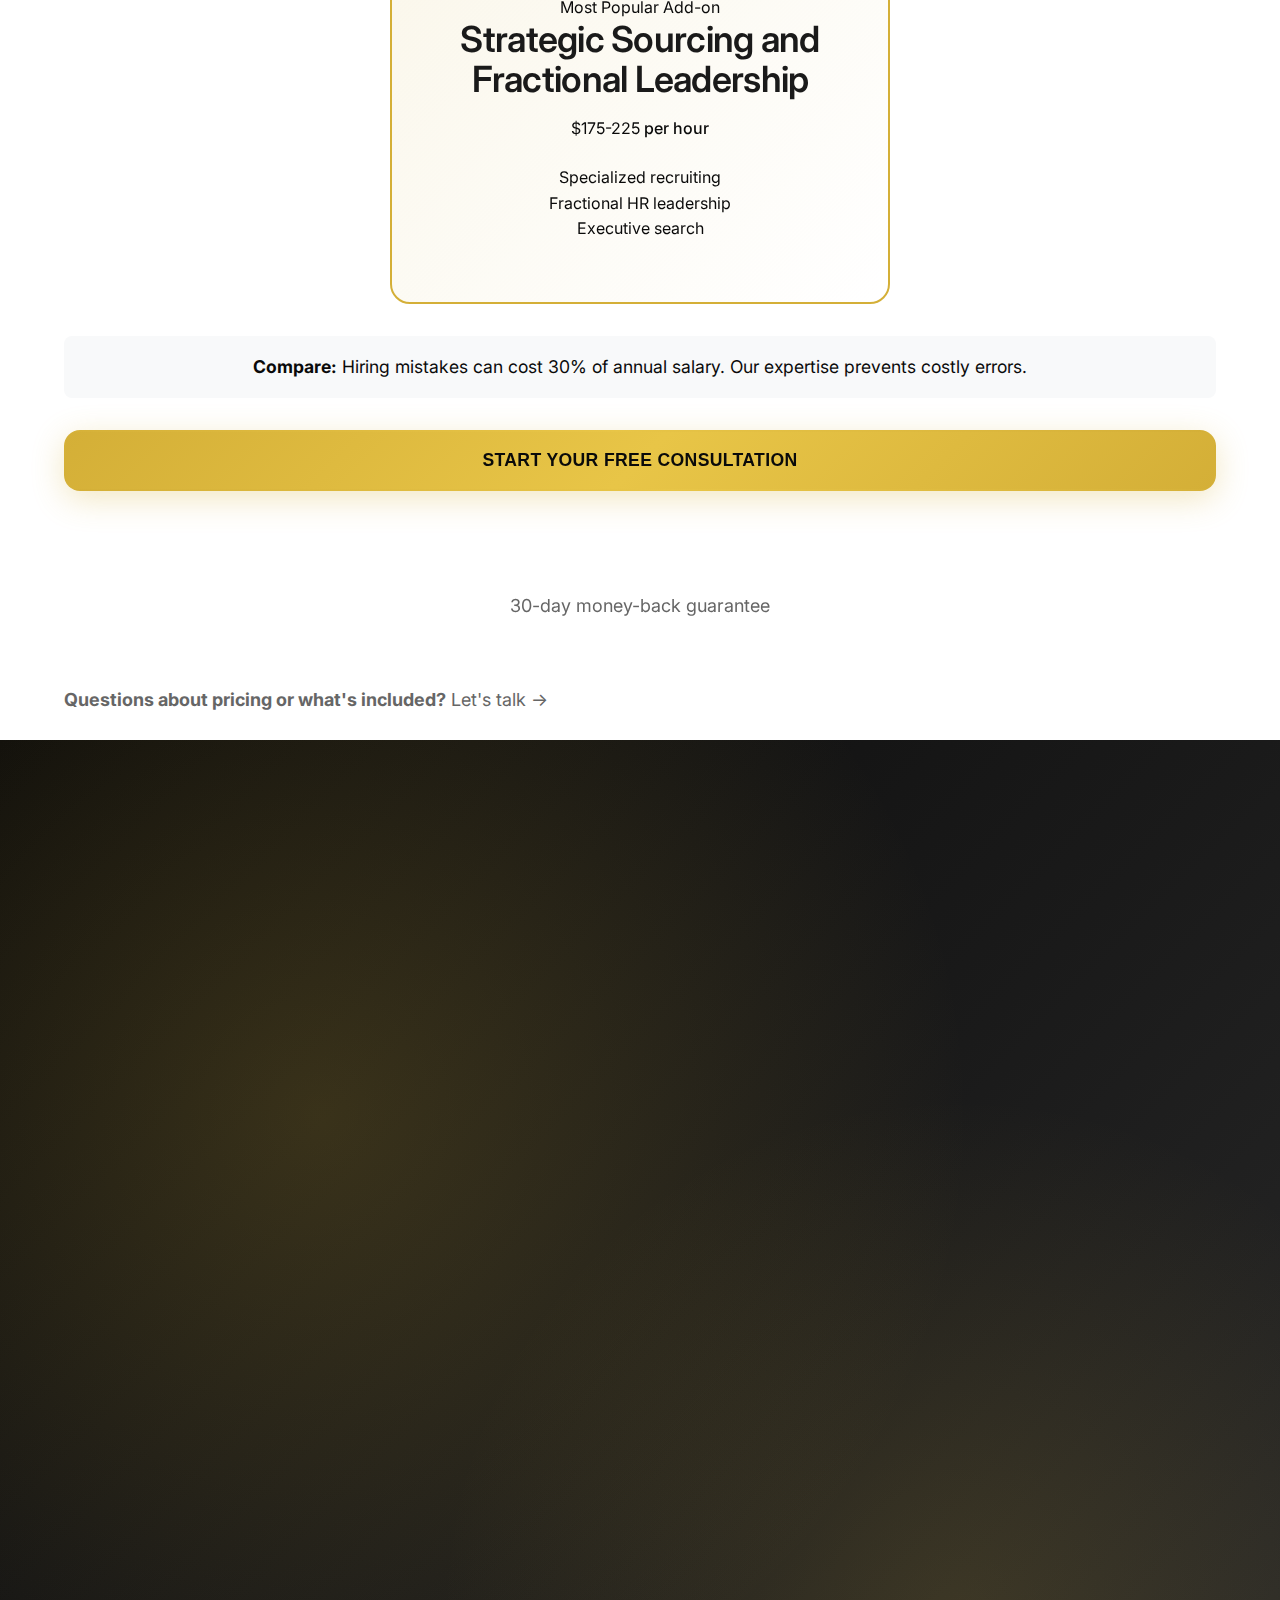
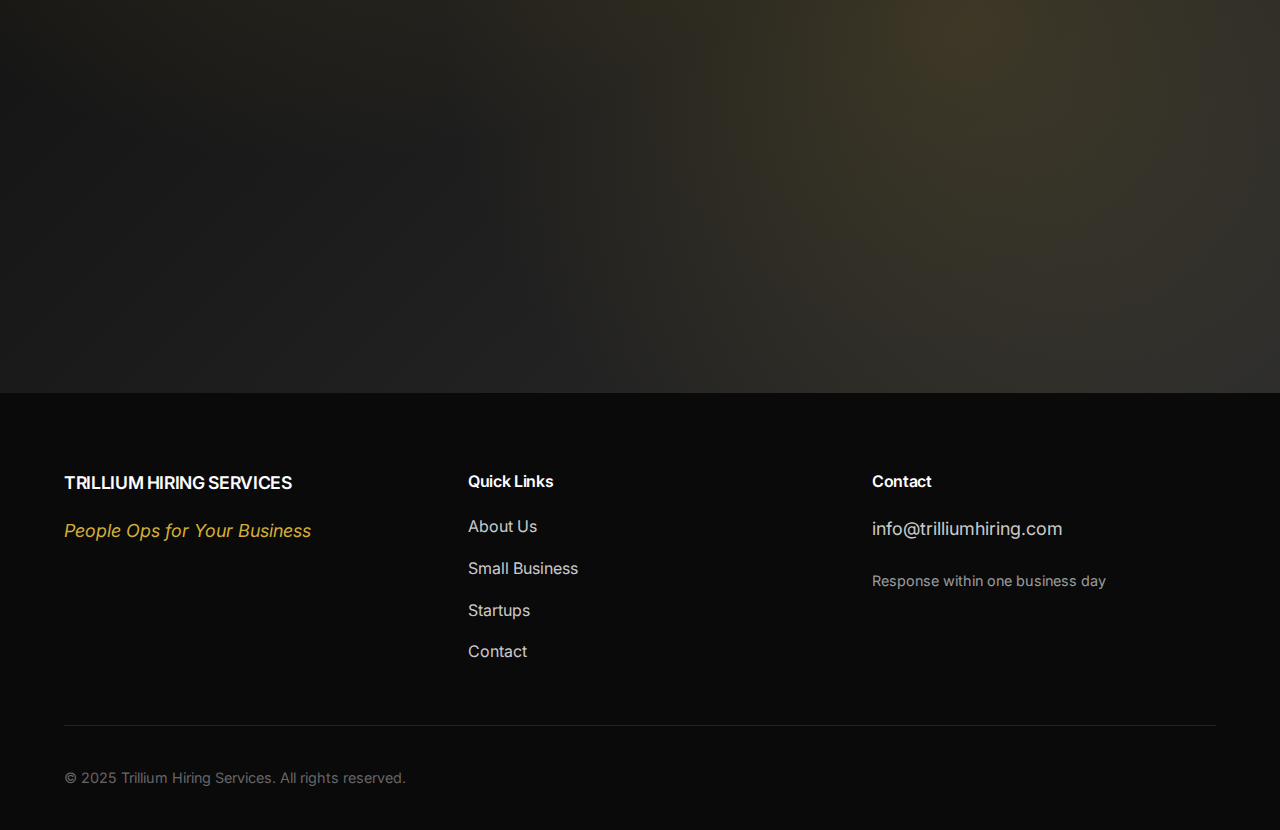
<file: thr-smb.html>
<!DOCTYPE html>
<html lang="en">
<head>
    <meta charset="UTF-8">
    <meta name="viewport" content="width=device-width, initial-scale=1.0">
    <meta name="description" content="Trillium HR-Small Business Package - Comprehensive HR support for small businesses. Recruiting, compliance, employee relations, and more for one simple monthly rate.">
    <title>Small Business HR Support - Trillium HR-Small Business Package</title>
    <link rel="preconnect" href="https://fonts.googleapis.com">
    <link rel="preconnect" href="https://fonts.gstatic.com" crossorigin>
    <link href="https://fonts.googleapis.com/css2?family=Inter:wght@400;600;700&display=swap" rel="stylesheet">
    <link rel="stylesheet" href="styles.css">
</head>
<body>
    <!-- Navigation -->
    <nav class="nav" id="mainNav">
        <div class="nav-container">
            <div class="nav-logo">
                <a href="index.html">TRILLIUM HIRING SERVICES</a>
            </div>
            <button class="nav-toggle" id="navToggle" aria-label="Toggle navigation">
                <span></span>
                <span></span>
                <span></span>
            </button>
            <ul class="nav-menu" id="navMenu">
                <li><a href="index.html" class="nav-link">Home</a></li>
                <li><a href="about.html" class="nav-link">About</a></li>
                <li><a href="thr-smb.html" class="nav-link active">Small Business</a></li>
                <li><a href="startups.html" class="nav-link">Startups</a></li>
                <li><a href="contact.html" class="nav-link">Contact</a></li>
                <li><a href="#signup" class="btn btn-nav">Get Started</a></li>
            </ul>
        </div>
    </nav>

    <!-- Hero Section - Landing Page Style -->
    <section class="landing-hero">
        <div class="container">
            <div class="landing-hero-content">
                <div class="landing-hero-text">
                    <div class="landing-badge">
                        <span>Small Business HR Package</span>
                    </div>
                    <h1 class="landing-title">
                        Small Business HR Support — Done for You
                    </h1>
                    <p class="landing-subtitle">Trillium's HR Essentials Package is built for small businesses that need reliable HR help—whether you're hiring, replacing, cleaning things up, or just trying to hold it all together.</p>
                    
                    <div class="landing-cta">
                        <a href="#signup" class="btn btn-primary btn-large">Get Started Today</a>
                        <div class="trust-indicator">
                            <span>✓ No setup fees</span>
                            <span>✓ Response within 24hrs</span>
                        </div>
                    </div>
                </div>
                <div class="landing-hero-visual">
                    <div class="stats-preview">
                        <div class="stat-item">
                            <div class="stat-number">$150</div>
                            <div class="stat-label">per employee/month</div>
                        </div>
                        <div class="stat-item highlight">
                            <div class="stat-number">24hr</div>
                            <div class="stat-label">response time</div>
                        </div>
                        <div class="stat-item">
                            <div class="stat-number">100%</div>
                            <div class="stat-label">compliant</div>
                        </div>
                    </div>
                </div>
            </div>
        </div>
    </section>

    <!-- Problems Section - Simplified -->
    <section class="landing-problems">
        <div class="container">
            <div class="problems-header">
                <h2>We Help When You're...</h2>
            </div>
            <div class="problems-list">
                <div class="problem-item">
                    <div class="problem-icon">❌</div>
                    <div class="problem-text">
                        <h3>Handling HR issues without support</h3>
                        <p>Stop googling HR questions at midnight</p>
                    </div>
                </div>
                <div class="problem-item">
                    <div class="problem-icon">⚠️</div>
                    <div class="problem-text">
                        <h3>Worried about compliance</h3>
                        <p>Stay compliant without becoming a legal expert</p>
                    </div>
                </div>
                <div class="problem-item">
                    <div class="problem-icon">🔄</div>
                    <div class="problem-text">
                        <h3>Onboarding without process</h3>
                        <p>Create professional experiences for new hires</p>
                    </div>
                </div>
                <div class="problem-item">
                    <div class="problem-icon">👥</div>
                    <div class="problem-text">
                        <h3>Dealing with turnover</h3>
                        <p>Reduce turnover and fill staffing gaps</p>
                    </div>
                </div>
                <div class="problem-item">
                    <div class="problem-icon">🚫</div>
                    <div class="problem-text">
                        <h3>Operating without HR staff</h3>
                        <p>Get dedicated HR support without the overhead</p>
                    </div>
                </div>
                <div class="problem-item">
                    <div class="problem-icon">📊</div>
                    <div class="problem-text">
                        <h3>No HR tracking or systems</h3>
                        <p>Implement proper HR systems and documentation</p>
                    </div>
                </div>
            </div>
        </div>
    </section>

    <!-- Solution Section - Streamlined -->
    <section class="landing-solution">
        <div class="container">
            <div class="solution-content">
                <div class="solution-text">
                    <h2>What We Deliver</h2>
                    <p class="solution-lead">Our HR Essentials Package provides small businesses with the HR foundation they need without the overhead of an in-house team.</p>
                    <p><strong>We act as your HR department—hands-on, responsive, and grounded in what small businesses actually need.</strong></p>
                    
                    <div class="solution-guarantee">
                        <div class="guarantee-badge">✓ 100% Guarantee</div>
                        <p>If we don't save you time and headaches in the first 30 days, we'll refund your money.</p>
                    </div>
                </div>
                
                <div class="solution-features">
                    <div class="feature-grid">
                        <div class="feature-item">
                            <span class="feature-check">✓</span>
                            <span>HR Systems & Process Setup</span>
                        </div>
                        <div class="feature-item">
                            <span class="feature-check">✓</span>
                            <span>Policies, Handbooks, & Compliance</span>
                        </div>
                        <div class="feature-item">
                            <span class="feature-check">✓</span>
                            <span>Employee Relations & Conflict Management</span>
                        </div>
                        <div class="feature-item">
                            <span class="feature-check">✓</span>
                            <span>Onboarding & Offboarding</span>
                        </div>
                        <div class="feature-item">
                            <span class="feature-check">✓</span>
                            <span>Recruiting + Strategic Sourcing</span>
                        </div>
                        <div class="feature-item">
                            <span class="feature-check">✓</span>
                            <span>Payroll Setup & Support</span>
                        </div>
                        <div class="feature-item">
                            <span class="feature-check">✓</span>
                            <span>Benefits Coordination</span>
                        </div>
                    </div>
                    <p class="feature-note"><em>We're not a benefits broker, but we work with yours to ensure seamless coordination.</em></p>
                </div>
            </div>
        </div>
    </section>

    <!-- Pricing Section -->
    <section class="landing-pricing">
        <div class="container">
            <div class="pricing-header">
                <h2>Simple, Transparent Pricing</h2>
                <p>No contracts. No surprises. Just HR support when you need it.</p>
            </div>
            
            <div class="pricing-table">
                <!-- Main Package Banner -->
                <div style="text-align: center; margin-bottom: 3rem; padding: 2rem; background: linear-gradient(135deg, #d4af37 0%, #f4d03f 100%); border-radius: 12px; color: white;">
                    <h3 style="font-size: 2rem; margin: 0 0 0.5rem 0; font-weight: bold;">Trillium's HR Essentials Package</h3>
                    <p style="font-size: 1.2rem; margin: 0; opacity: 0.9;">Complete HR support for small businesses</p>
                </div>
                
                <div class="pricing-grid" style="display: grid; grid-template-columns: repeat(auto-fit, minmax(280px, 1fr)); gap: 2rem; max-width: 1000px; margin: 0 auto;">
                    
                    <!-- Initial Setup -->
                    <div class="pricing-card">
                        <div class="pricing-header-card">
                            <h3>Initial Setup</h3>
                            <div class="pricing-amount">
                                <span class="price">$1,500</span>
                                <span class="period">one-time</span>
                            </div>
                        </div>
                        
                        <div class="pricing-features">
                            <ul>
                                <li>HR systems setup</li>
                                <li>Policy creation</li>
                                <li>Compliance audit</li>
                            </ul>
                        </div>
                    </div>
                    
                    <!-- Monthly HR Support -->
                    <div class="pricing-card">
                        <div class="pricing-header-card">
                            <h3>Monthly HR Support</h3>
                            <div class="pricing-amount">
                                <span class="price">$150</span>
                                <span class="period">per employee</span>
                            </div>
                        </div>
                        
                        <div class="pricing-features">
                            <ul>
                                <li>Ongoing HR support</li>
                                <li>Compliance management</li>
                                <li>Employee relations</li>
                            </ul>
                        </div>
                    </div>
                    
                    <!-- Employee Onboarding -->
                    <div class="pricing-card">
                        <div class="pricing-header-card">
                            <h3>Employee Onboarding</h3>
                            <div class="pricing-amount">
                                <span class="price">$1,000</span>
                                <span class="period">per employee</span>
                            </div>
                        </div>
                        
                        <div class="pricing-features">
                            <ul>
                                <li>Complete onboarding</li>
                                <li>Documentation setup</li>
                                <li>New hire orientation</li>
                            </ul>
                        </div>
                    </div>
                </div>
                
                <!-- Add-on Service -->
                <div style="margin-top: 3rem; text-align: center;">
                    <div class="pricing-card" style="max-width: 500px; margin: 0 auto; border: 2px solid #d4af37; background: linear-gradient(135deg, rgba(212, 175, 55, 0.1) 0%, rgba(255, 255, 255, 0.95) 100%);">
                        <div class="pricing-badge">Most Popular Add-on</div>
                        <div class="pricing-header-card">
                            <h3>Strategic Sourcing and Fractional Leadership</h3>
                            <div class="pricing-amount">
                                <span class="price">$175-225</span>
                                <span class="period">per hour</span>
                            </div>
                        </div>
                        
                        <div class="pricing-features">
                            <ul>
                                <li>Specialized recruiting</li>
                                <li>Fractional HR leadership</li>
                                <li>Executive search</li>
                            </ul>
                        </div>
                    </div>
                </div>
                
                <div class="pricing-note" style="text-align: center; margin-top: 2rem; padding: 1rem; background: #f8f9fa; border-radius: 8px;">
                    <p><strong>Compare:</strong> Hiring mistakes can cost 30% of annual salary. Our expertise prevents costly errors.</p>
                </div>
            </div>
            
            <div class="pricing-cta" style="text-align: center; margin-top: 2rem;">
                <button class="btn btn-primary">Start Your Free Consultation</button>
                <p class="pricing-note">30-day money-back guarantee</p>
            </div>
            
            <div class="pricing-footer">
                <p><strong>Questions about pricing or what's included?</strong> <a href="#contact">Let's talk →</a></p>
            </div>
        </div>
    </section>

    <!-- CTA/Signup Section -->
    <section class="section cta-section" id="signup">
        <div class="cta-background"></div>
        <div class="container">
            <div class="cta-content fade-in-up">
                <div class="cta-visual">
                    <div class="floating-shapes">
                        <div class="shape shape-1"></div>
                        <div class="shape shape-2"></div>
                        <div class="shape shape-3"></div>
                    </div>
                </div>
                <h2>Send us a note to learn more</h2>
                <p>Let's see if we're a good fit. No sales pitch—just helpful insight on how to clean up or organize your HR. Leave a note below or email us at <a href="mailto:info@trilliumhiring.com" style="color: #D4AF37;">info@trilliumhiring.com</a> if you have any questions.</p>
                
                <!-- Contact Form -->
                <div class="contact-form-container">
                    <form class="contact-form" id="contactForm">
                        <div class="form-row">
                            <div class="form-group">
                                <input type="text" id="firstName" name="firstName" placeholder="First Name" required>
                            </div>
                            <div class="form-group">
                                <input type="text" id="lastName" name="lastName" placeholder="Last Name" required>
                            </div>
                        </div>
                        <div class="form-row">
                            <div class="form-group">
                                <input type="email" id="email" name="email" placeholder="Email Address" required>
                            </div>
                            <div class="form-group">
                                <input type="text" id="company" name="company" placeholder="Company Name" required>
                            </div>
                        </div>
                        <div class="form-group">
                            <input type="text" id="employees" name="employees" placeholder="Number of Employees">
                        </div>
                        <div class="form-group">
                            <textarea id="message" name="message" placeholder="Tell us about your HR challenges or what you're looking for..." rows="4" required></textarea>
                        </div>
                        <button type="submit" class="btn btn-primary btn-large">Send Message</button>
                    </form>
                </div>
            </div>
        </div>
    </section>

    <!-- Footer -->
    <footer class="footer">
        <div class="container">
            <div class="footer-grid">
                <div class="footer-col">
                    <h4>TRILLIUM HIRING SERVICES</h4>
                    <p class="footer-tagline">People Ops for Your Business</p>
                </div>
                <div class="footer-col">
                    <h5>Quick Links</h5>
                    <ul>
                        <li><a href="about.html">About Us</a></li>
                        <li><a href="thr-smb.html">Small Business</a></li>
                        <li><a href="startups.html">Startups</a></li>
                        <li><a href="contact.html">Contact</a></li>
                    </ul>
                </div>
                <div class="footer-col">
                    <h5>Contact</h5>
                    <p><a href="mailto:info@trilliumhiring.com">info@trilliumhiring.com</a></p>
                    <p class="footer-response">Response within one business day</p>
                </div>
            </div>
            <div class="footer-bottom">
                <p>© 2025 Trillium Hiring Services. All rights reserved.</p>
                <div class="footer-social">
                    <!-- Add your social media links here -->
                </div>
            </div>
        </div>
    </footer>

    <script src="script.js"></script>
</body>
</html>
</file>
<file: styles.css>
/* ===========================
   CSS RESET & BASE STYLES
   =========================== */

* {
    margin: 0;
    padding: 0;
    box-sizing: border-box;
}

:root {
    /* Enhanced Color Palette */
    --color-black: #0a0a0a;
    --color-black-secondary: #1a1a1a;
    --color-black-tertiary: #2d2d2d;
    --color-white: #ffffff;
    --color-grey-light: #f8f9fa;
    --color-grey-medium: #e0e0e0;
    --color-grey-dark: #666666;
    --color-gold: #d4af37;
    --color-gold-light: #e8c547;
    --color-gold-dark: #b8941f;
    
    /* Professional Gradients */
    --gradient-primary: linear-gradient(135deg, #0a0a0a 0%, #1a1a1a 50%, #2d2d2d 100%);
    --gradient-gold: linear-gradient(135deg, #d4af37 0%, #e8c547 50%, #d4af37 100%);
    --gradient-overlay: linear-gradient(135deg, rgba(10, 10, 10, 0.9) 0%, rgba(26, 26, 26, 0.8) 100%);
    --gradient-subtle: linear-gradient(135deg, #f8f9fa 0%, #ffffff 100%);
    
    /* Enhanced Typography */
    --font-family: 'Inter', -apple-system, BlinkMacSystemFont, 'Segoe UI', sans-serif;
    --font-display: 'Inter', Georgia, serif;

    /* Refined Spacing */
    --spacing-xs: 8px;
    --spacing-sm: 16px;
    --spacing-md: 24px;
    --spacing-lg: 40px;
    --spacing-xl: 60px;
    --spacing-2xl: 80px;
    --spacing-3xl: 120px;

    /* Modern Border Radius */
    --radius-sm: 8px;
    --radius-md: 16px;
    --radius-lg: 24px;
    --radius-xl: 32px;

    /* Enhanced Shadows */
    --shadow-sm: 0 2px 8px rgba(0, 0, 0, 0.06);
    --shadow-md: 0 8px 32px rgba(0, 0, 0, 0.12);
    --shadow-lg: 0 16px 64px rgba(0, 0, 0, 0.16);
    --shadow-xl: 0 24px 80px rgba(0, 0, 0, 0.24);
    --shadow-gold: 0 8px 32px rgba(212, 175, 55, 0.3);

    /* Smooth Transitions */
    --transition: 0.4s cubic-bezier(0.4, 0, 0.2, 1);
    --transition-fast: 0.2s cubic-bezier(0.4, 0, 0.2, 1);
}

html {
    scroll-behavior: smooth;
}

body {
    font-family: var(--font-family);
    font-size: 16px;
    line-height: 1.6;
    color: var(--color-black);
    background-color: var(--color-white);
    -webkit-font-smoothing: antialiased;
    -moz-osx-font-smoothing: grayscale;
}

/* ===========================
   ENHANCED TYPOGRAPHY
   =========================== */

h1, h2, h3, h4, h5, h6 {
    line-height: 1.1;
    font-weight: 700;
    margin-bottom: var(--spacing-md);
    letter-spacing: -0.02em;
}

h1 {
    font-size: clamp(2.5rem, 6vw, 4.5rem);
    font-weight: 800;
    background: var(--gradient-primary);
    background-clip: text;
    -webkit-background-clip: text;
    -webkit-text-fill-color: transparent;
    line-height: 1;
    margin-bottom: var(--spacing-lg);
}

h2 {
    font-size: clamp(2rem, 5vw, 3.5rem);
    font-weight: 700;
    color: var(--color-black);
    line-height: 1.1;
    margin-bottom: var(--spacing-lg);
}

h2.section-title {
    font-family: var(--font-display);
    text-align: center;
    position: relative;
    padding-bottom: var(--spacing-md);
}

h2.section-title::after {
    content: '';
    position: absolute;
    bottom: 0;
    left: 50%;
    transform: translateX(-50%);
    width: 60px;
    height: 4px;
    background: var(--gradient-gold);
    border-radius: 2px;
}

h3 {
    font-size: clamp(1.5rem, 3.5vw, 2.25rem);
    font-weight: 600;
    color: var(--color-black-secondary);
    margin-bottom: var(--spacing-sm);
}

h4, h5 {
    font-size: clamp(1.125rem, 2.5vw, 1.5rem);
    font-weight: 600;
    color: var(--color-black-tertiary);
}

.hero-title {
    font-size: clamp(2.25rem, 5vw, 3.5rem) !important;
    font-weight: 900 !important;
    line-height: 1.1 !important;
    letter-spacing: -0.03em !important;
    background: linear-gradient(135deg, #ffffff 0%, #f8f9fa 100%) !important;
    background-clip: text !important;
    -webkit-background-clip: text !important;
    -webkit-text-fill-color: transparent !important;
    text-shadow: 0 4px 8px rgba(0, 0, 0, 0.3);
    margin-bottom: var(--spacing-sm) !important;
    display: flex;
    flex-direction: column;
    align-items: center;
    text-align: center;
}

.title-line {
    display: block;
    margin-bottom: 0.2em;
}

.title-subtitle {
    display: block;
    font-size: 0.6em;
    font-weight: 600;
    margin-top: 0.5em;
    color: rgba(255, 255, 255, 0.8);
    background: none !important;
    -webkit-text-fill-color: rgba(255, 255, 255, 0.8) !important;
}

.hero-subtitle {
    font-size: clamp(1.25rem, 3vw, 1.75rem);
    font-weight: 400;
    color: rgba(255, 255, 255, 0.9);
    letter-spacing: 0.01em;
    margin-bottom: var(--spacing-2xl);
    text-shadow: 0 2px 4px rgba(0, 0, 0, 0.3);
}

/* AIRPLANE ANIMATION */
.airplane-animation {
    margin: var(--spacing-lg) 0;
    text-align: center;
    z-index: 2;
    position: relative;
}

.airplane-svg {
    max-width: 140px;
    height: auto;
    filter: drop-shadow(0 4px 12px rgba(0, 0, 0, 0.3));
    animation: airplaneFly 10s ease-in-out infinite;
}

@keyframes airplaneFly {
    0%, 100% { 
        transform: translateY(0px) rotate(0deg) translateX(0px);
    }
    25% { 
        transform: translateY(-10px) rotate(1deg) translateX(5px);
    }
    50% { 
        transform: translateY(-5px) rotate(0deg) translateX(-3px);
    }
    75% { 
        transform: translateY(-15px) rotate(-1deg) translateX(8px);
    }
}

.airplane-body, .airplane-wing, .airplane-tail-wing, .airplane-vertical-tail, .airplane-nose {
    animation: airplaneGlow 4s ease-in-out infinite;
}

.airplane-engine {
    animation: enginePulse 2s ease-in-out infinite;
}

@keyframes airplaneGlow {
    0%, 100% { 
        filter: brightness(1);
    }
    50% { 
        filter: brightness(1.15);
    }
}

@keyframes enginePulse {
    0%, 100% { 
        opacity: 0.8;
        filter: brightness(1);
    }
    50% { 
        opacity: 1;
        filter: brightness(1.3);
    }
}

p {
    margin-bottom: var(--spacing-md);
    font-size: 1.125rem;
    line-height: 1.7;
    color: var(--color-grey-dark);
}

.lead-text {
    font-size: clamp(1.25rem, 2.5vw, 1.5rem);
    font-weight: 500;
    color: var(--color-black-secondary);
    line-height: 1.6;
    margin-bottom: var(--spacing-lg);
}

a {
    color: inherit;
    text-decoration: none;
    transition: var(--transition);
}

ul {
    list-style: none;
}

/* ===========================
   LAYOUT UTILITIES
   =========================== */

.container {
    max-width: 1200px;
    margin: 0 auto;
    padding: 0 var(--spacing-md);
}

.section {
    padding: var(--spacing-2xl) 0;
}

@media (max-width: 768px) {
    .section {
        padding: 50px 0;
    }
}

/* ===========================
   ANIMATIONS
   =========================== */

.fade-in {
    animation: fadeIn 0.8s ease-in;
}

.fade-in-up {
    opacity: 0;
    transform: translateY(30px);
    transition: opacity 0.6s ease, transform 0.6s ease;
}

.fade-in-up.visible {
    opacity: 1;
    transform: translateY(0);
}

@keyframes fadeIn {
    from {
        opacity: 0;
    }
    to {
        opacity: 1;
    }
}

/* ===========================
   NAVIGATION
   =========================== */

.nav {
    position: fixed;
    top: 0;
    left: 0;
    right: 0;
    background: rgba(255, 255, 255, 0.95);
    backdrop-filter: blur(20px);
    z-index: 1000;
    transition: var(--transition);
    border-bottom: 1px solid rgba(212, 175, 55, 0.1);
}

.nav.scrolled {
    background: rgba(255, 255, 255, 0.98);
    box-shadow: var(--shadow-lg);
    border-bottom-color: rgba(212, 175, 55, 0.2);
}

.nav-container {
    max-width: 1400px;
    margin: 0 auto;
    padding: var(--spacing-md) var(--spacing-lg);
    display: flex;
    justify-content: space-between;
    align-items: center;
}

.nav-logo a {
    font-size: 1.2rem;
    font-weight: 800;
    letter-spacing: -0.02em;
    color: var(--color-black);
    background: var(--gradient-primary);
    background-clip: text;
    -webkit-background-clip: text;
    -webkit-text-fill-color: transparent;
}

.nav-menu {
    display: flex;
    align-items: center;
    gap: var(--spacing-xl);
}

.nav-link {
    font-size: 0.95rem;
    font-weight: 600;
    color: var(--color-black-tertiary);
    position: relative;
    letter-spacing: 0.01em;
    transition: var(--transition);
}

.nav-link:hover,
.nav-link.active {
    color: var(--color-black);
}

.nav-link::after {
    content: '';
    position: absolute;
    bottom: -4px;
    left: 0;
    width: 0;
    height: 2px;
    background-color: var(--color-gold);
    transition: width var(--transition);
}

.nav-link:hover::after,
.nav-link.active::after {
    width: 100%;
}

.nav-toggle {
    display: none;
    flex-direction: column;
    gap: 5px;
    background: none;
    border: none;
    cursor: pointer;
    padding: 5px;
}

.nav-toggle span {
    display: block;
    width: 25px;
    height: 2px;
    background-color: var(--color-black);
    transition: var(--transition);
}

@media (max-width: 968px) {
    .nav-toggle {
        display: flex;
    }

    .nav-menu {
        position: fixed;
        top: 80px;
        left: 0;
        right: 0;
        flex-direction: column;
        background-color: var(--color-white);
        box-shadow: var(--shadow-lg);
        padding: var(--spacing-lg);
        gap: var(--spacing-md);
        transform: translateY(-100%);
        opacity: 0;
        transition: transform 0.3s ease, opacity 0.3s ease;
        pointer-events: none;
    }

    .nav-menu.active {
        transform: translateY(0);
        opacity: 1;
        pointer-events: all;
    }

    .nav-toggle.active span:nth-child(1) {
        transform: rotate(45deg) translate(5px, 5px);
    }

    .nav-toggle.active span:nth-child(2) {
        opacity: 0;
    }

    .nav-toggle.active span:nth-child(3) {
        transform: rotate(-45deg) translate(7px, -7px);
    }
}

/* ===========================
   ENHANCED BUTTONS
   =========================== */

.btn {
    display: inline-block;
    padding: 16px 32px;
    font-size: 1rem;
    font-weight: 600;
    text-align: center;
    border-radius: var(--radius-md);
    border: 2px solid transparent;
    cursor: pointer;
    transition: all var(--transition);
    white-space: nowrap;
    position: relative;
    overflow: hidden;
    letter-spacing: 0.02em;
    text-transform: uppercase;
    font-size: 0.875rem;
}

.btn::before {
    content: '';
    position: absolute;
    top: 0;
    left: -100%;
    width: 100%;
    height: 100%;
    background: linear-gradient(90deg, transparent, rgba(255, 255, 255, 0.2), transparent);
    transition: left 0.6s;
}

.btn:hover::before {
    left: 100%;
}

.btn-primary {
    background: var(--gradient-gold);
    color: var(--color-black);
    box-shadow: var(--shadow-gold);
    font-weight: 700;
    width: 100%;
    padding: 18px 32px;
    font-size: 1.1rem;
    position: relative;
    overflow: hidden;
}

.btn-primary::before {
    content: '';
    position: absolute;
    top: 0;
    left: -100%;
    width: 100%;
    height: 100%;
    background: linear-gradient(90deg, transparent, rgba(255,255,255,0.3), transparent);
    transition: left 0.5s ease;
}

.btn-primary:hover::before {
    left: 100%;
}

.btn-primary:hover {
    background: linear-gradient(135deg, #e8c547 0%, #d4af37 50%, #b8941f 100%);
    transform: translateY(-3px);
    box-shadow: 0 12px 40px rgba(212, 175, 55, 0.4);
}

.btn-secondary {
    background: rgba(255, 255, 255, 0.1);
    color: var(--color-white);
    border: 2px solid rgba(255, 255, 255, 0.3);
    backdrop-filter: blur(10px);
    width: 100%;
    font-size: 1rem;
}

.btn-secondary:hover {
    background: rgba(255, 255, 255, 0.2);
    border-color: var(--color-gold);
    color: var(--color-white);
    transform: translateY(-3px);
    box-shadow: var(--shadow-lg);
}

.btn-nav {
    padding: 12px 24px;
    font-size: 0.8rem;
    background: var(--gradient-gold);
    color: var(--color-black);
    font-weight: 700;
}

.btn-nav:hover {
    transform: translateY(-2px);
    box-shadow: var(--shadow-gold);
}

.btn-large {
    padding: 20px 48px;
    font-size: 1rem;
    border-radius: var(--radius-lg);
}

.btn-link {
    display: inline-flex;
    align-items: center;
    gap: 12px;
    color: var(--color-black-secondary);
    font-weight: 600;
    padding: 0;
    background: none;
    border: none;
    font-size: 1rem;
    letter-spacing: 0.01em;
}

.btn-link:hover {
    color: var(--color-gold);
}

.btn-link svg {
    transition: transform var(--transition);
    width: 20px;
    height: 20px;
}

.btn-link:hover svg {
    transform: translateX(6px);
}

/* ===========================
   ENHANCED HERO SECTION
   =========================== */

.hero {
    min-height: 75vh;
    display: flex;
    align-items: center;
    justify-content: center;
    background: var(--gradient-primary);
    padding-top: 80px;
    position: relative;
    overflow: hidden;
}

.hero::before {
    content: '';
    position: absolute;
    top: 0;
    left: 0;
    right: 0;
    bottom: 0;
    background: 
        radial-gradient(circle at 20% 30%, rgba(212, 175, 55, 0.15) 0%, transparent 60%),
        radial-gradient(circle at 80% 70%, rgba(212, 175, 55, 0.1) 0%, transparent 50%),
        radial-gradient(circle at 60% 20%, rgba(255, 255, 255, 0.05) 0%, transparent 40%);
    pointer-events: none;
    z-index: 1;
}

.hero::after {
    content: '';
    position: absolute;
    top: 0;
    left: 0;
    right: 0;
    bottom: 0;
    background: url('data:image/svg+xml,<svg xmlns="http://www.w3.org/2000/svg" viewBox="0 0 100 100"><defs><pattern id="grain" width="100" height="100" patternUnits="userSpaceOnUse"><circle cx="20" cy="20" r="1" fill="%23ffffff" opacity="0.05"/><circle cx="60" cy="45" r="1" fill="%23ffffff" opacity="0.03"/><circle cx="35" cy="70" r="1" fill="%23ffffff" opacity="0.04"/><circle cx="80" cy="25" r="1" fill="%23ffffff" opacity="0.02"/></pattern></defs><rect width="100" height="100" fill="url(%23grain)"/></svg>');
    opacity: 0.6;
    pointer-events: none;
    z-index: 1;
}

.hero-visuals {
    position: absolute;
    top: 0;
    left: 0;
    width: 100%;
    height: 100%;
    pointer-events: none;
    overflow: hidden;
    z-index: 1;
}

.hero-shape {
    position: absolute;
    border-radius: 50%;
    background: rgba(212, 175, 55, 0.3);
    animation: float 20s ease-in-out infinite;
}

.hero-shape-1 {
    width: 200px;
    height: 200px;
    top: 10%;
    left: 10%;
    animation-delay: 0s;
}

.hero-shape-2 {
    width: 150px;
    height: 150px;
    top: 60%;
    right: 15%;
    animation-delay: -7s;
}

.hero-shape-3 {
    width: 100px;
    height: 100px;
    bottom: 20%;
    left: 20%;
    animation-delay: -14s;
}

.grid-pattern {
    position: absolute;
    top: 0;
    left: 0;
    width: 100%;
    height: 100%;
    background-image: 
        linear-gradient(rgba(255, 255, 255, 0.03) 1px, transparent 1px),
        linear-gradient(90deg, rgba(255, 255, 255, 0.03) 1px, transparent 1px);
    background-size: 60px 60px;
    opacity: 0.4;
}

@keyframes float {
    0%, 100% { 
        transform: translate(0, 0) scale(1) rotate(0deg);
        opacity: 0.4;
    }
    25% { 
        transform: translate(20px, -30px) scale(1.1) rotate(90deg);
        opacity: 0.6;
    }
    50% { 
        transform: translate(-15px, 20px) scale(0.9) rotate(180deg);
        opacity: 0.3;
    }
    75% { 
        transform: translate(30px, 10px) scale(1.05) rotate(270deg);
        opacity: 0.5;
    }
}

.hero-content {
    max-width: 1000px;
    margin: 0 auto;
    text-align: center;
    padding: var(--spacing-2xl) var(--spacing-lg);
    position: relative;
    z-index: 2;
}

.hero-title {
    margin-bottom: var(--spacing-lg);
    text-shadow: 0 4px 16px rgba(0, 0, 0, 0.3);
    position: relative;
}

.hero-subtitle {
    font-size: clamp(1.1rem, 2.5vw, 1.4rem);
    color: rgba(255, 255, 255, 0.85);
    margin-bottom: var(--spacing-md);
    font-weight: 400;
    letter-spacing: 0.02em;
    text-shadow: 0 2px 8px rgba(0, 0, 0, 0.4);
    max-width: 800px;
    margin-left: auto;
    margin-right: auto;
    margin-bottom: var(--spacing-2xl);
}

.hero-cta {
    display: flex;
    flex-direction: column;
    align-items: center;
    gap: var(--spacing-md);
    justify-content: center;
    margin-bottom: var(--spacing-md);
    max-width: 350px;
    margin-left: auto;
    margin-right: auto;
}

.scroll-indicator {
    display: flex;
    flex-direction: column;
    align-items: center;
    gap: 8px;
    margin-top: var(--spacing-2xl);
    color: rgba(255, 255, 255, 0.7);
    font-size: 0.9rem;
    font-weight: 500;
    animation: bounce 2s infinite;
    letter-spacing: 0.05em;
    text-transform: uppercase;
}

.scroll-indicator svg {
    opacity: 0.8;
}

@keyframes bounce {
    0%, 100% {
        transform: translateY(0);
        opacity: 0.7;
    }
    50% {
        transform: translateY(12px);
        opacity: 1;
    }
}

/* ===========================
   ENHANCED VALUE PROPOSITION
   =========================== */

.value-prop {
    background: linear-gradient(135deg, #f8f9fa 0%, #ffffff 50%, #f8f9fa 100%);
    position: relative;
    overflow: hidden;
}

.animated-background {
    position: absolute;
    top: 0;
    left: 0;
    width: 100%;
    height: 100%;
    background: 
        radial-gradient(circle at 15% 25%, rgba(212, 175, 55, 0.08) 0%, transparent 50%),
        radial-gradient(circle at 85% 75%, rgba(212, 175, 55, 0.06) 0%, transparent 40%),
        radial-gradient(circle at 50% 50%, rgba(26, 26, 26, 0.02) 0%, transparent 60%);
    animation: backgroundFloat 20s ease-in-out infinite;
    pointer-events: none;
}

@keyframes backgroundFloat {
    0%, 100% { transform: translate(0, 0) scale(1); }
    25% { transform: translate(-10px, -15px) scale(1.02); }
    50% { transform: translate(10px, -10px) scale(0.98); }
    75% { transform: translate(-5px, 10px) scale(1.01); }
}

.value-intro {
    text-align: center;
    max-width: 800px;
    margin: 0 auto var(--spacing-3xl);
}

.value-intro .section-title {
    margin-bottom: var(--spacing-lg);
}

.value-intro .value-text {
    font-size: clamp(1.125rem, 2.5vw, 1.25rem);
    line-height: 1.7;
    color: var(--color-black-secondary);
    margin: 0;
}

.value-content {
    max-width: 800px;
    margin: 0 auto var(--spacing-xl);
    text-align: center;
}

.value-text {
    font-size: clamp(1.1rem, 2vw, 1.25rem);
    line-height: 1.7;
    color: var(--color-grey-dark);
}

.value-grid {
    display: grid;
    grid-template-columns: repeat(auto-fit, minmax(350px, 1fr));
    gap: var(--spacing-xl);
    margin-top: var(--spacing-3xl);
    position: relative;
}

.value-card {
    background: var(--color-white);
    padding: var(--spacing-xl);
    border-radius: var(--radius-xl);
    text-align: center;
    transition: var(--transition);
    border: 1px solid rgba(212, 175, 55, 0.15);
    position: relative;
    overflow: hidden;
    box-shadow: var(--shadow-md);
}

.value-card::before {
    content: '';
    position: absolute;
    top: 0;
    left: 0;
    right: 0;
    bottom: 0;
    background: linear-gradient(135deg, rgba(212, 175, 55, 0.03) 0%, transparent 60%);
    opacity: 0;
    transition: var(--transition);
    pointer-events: none;
}

.value-card:hover::before {
    opacity: 1;
}

.value-card:hover {
    transform: translateY(-12px) scale(1.02);
    box-shadow: var(--shadow-xl);
    border-color: rgba(212, 175, 55, 0.3);
}

.value-number {
    position: absolute;
    top: var(--spacing-lg);
    right: var(--spacing-lg);
    font-size: 3rem;
    font-weight: 900;
    color: rgba(212, 175, 55, 0.2);
    line-height: 1;
}

.value-icon {
    width: 100px;
    height: 100px;
    margin: 0 auto var(--spacing-lg);
    display: flex;
    align-items: center;
    justify-content: center;
    background: var(--gradient-gold);
    border-radius: 50%;
    color: var(--color-black);
    box-shadow: var(--shadow-gold);
    position: relative;
    z-index: 1;
    transition: var(--transition);
}

.value-icon::before {
    content: '';
    position: absolute;
    top: -5px;
    left: -5px;
    right: -5px;
    bottom: -5px;
    border: 2px solid rgba(212, 175, 55, 0.3);
    border-radius: 50%;
    opacity: 0;
    transform: scale(0.8);
    transition: var(--transition);
}

.value-card:hover .value-icon::before {
    opacity: 1;
    transform: scale(1);
}

.value-card:hover .value-icon {
    transform: scale(1.1) rotate(10deg);
    box-shadow: 0 12px 40px rgba(212, 175, 55, 0.4);
}

.value-card h3 {
    margin-bottom: var(--spacing-md);
    color: var(--color-black);
    font-weight: 700;
    position: relative;
    z-index: 1;
}

.value-card p {
    color: var(--color-grey-dark);
    margin-bottom: 0;
    line-height: 1.6;
    font-size: 1.1rem;
    position: relative;
    z-index: 1;
}

/* ===========================
   ENHANCED SERVICES PREVIEW
   =========================== */

.services-preview {
    background: linear-gradient(135deg, #ffffff 0%, #f8f9fa 50%, #ffffff 100%);
    position: relative;
    overflow: hidden;
}

.services-background {
    position: absolute;
    top: 0;
    left: 0;
    width: 100%;
    height: 100%;
    background: 
        radial-gradient(circle at 80% 20%, rgba(212, 175, 55, 0.06) 0%, transparent 40%),
        radial-gradient(circle at 20% 80%, rgba(26, 26, 26, 0.03) 0%, transparent 50%);
    animation: backgroundFloat 25s ease-in-out infinite reverse;
    pointer-events: none;
}

.services-intro {
    text-align: center;
    max-width: 700px;
    margin: 0 auto var(--spacing-3xl);
}

.services-intro .section-title {
    margin-bottom: var(--spacing-md);
}

.services-intro .lead-text {
    font-size: clamp(1.125rem, 2.5vw, 1.25rem);
    color: var(--color-black-secondary);
    margin: 0;
}

.section-title {
    text-align: center;
    margin-bottom: var(--spacing-xl);
}

.services-grid {
    display: grid;
    grid-template-columns: repeat(auto-fit, minmax(500px, 1fr));
    gap: var(--spacing-2xl);
    max-width: 1200px;
    margin: 0 auto;
}

@media (max-width: 768px) {
    .services-grid {
        grid-template-columns: 1fr;
        gap: var(--spacing-xl);
    }
}

.service-card {
    background: var(--color-white);
    border: 1px solid rgba(212, 175, 55, 0.2);
    border-radius: var(--radius-xl);
    padding: var(--spacing-2xl);
    transition: var(--transition);
    position: relative;
    overflow: hidden;
    box-shadow: var(--shadow-md);
}

.service-card::before {
    content: '';
    position: absolute;
    top: 0;
    left: 0;
    width: 100%;
    height: 6px;
    background: var(--gradient-gold);
    transform: scaleX(0);
    transform-origin: left;
    transition: var(--transition);
}

.service-card:hover::before {
    transform: scaleX(1);
}

.service-card:hover {
    border-color: var(--color-gold);
    transform: translateY(-12px) scale(1.02);
    box-shadow: var(--shadow-xl);
    background: linear-gradient(135deg, #ffffff 0%, #fafbfc 100%);
}

.service-header {
    display: flex;
    align-items: center;
    justify-content: space-between;
    margin-bottom: var(--spacing-lg);
}

.service-icon {
    width: 60px;
    height: 60px;
    background: var(--gradient-gold);
    border-radius: var(--radius-md);
    display: flex;
    align-items: center;
    justify-content: center;
    color: var(--color-black);
    box-shadow: var(--shadow-gold);
    transition: var(--transition);
}

.service-card:hover .service-icon {
    transform: scale(1.1) rotate(5deg);
}

.service-badge {
    background: rgba(212, 175, 55, 0.1);
    color: var(--color-gold-dark);
    padding: 8px 16px;
    border-radius: 20px;
    font-size: 0.875rem;
    font-weight: 600;
    text-transform: uppercase;
    letter-spacing: 0.05em;
}

.service-content h3 {
    margin-bottom: var(--spacing-md);
    color: var(--color-black);
    font-weight: 700;
    font-size: 1.75rem;
}

.service-content p {
    color: var(--color-grey-dark);
    margin-bottom: var(--spacing-lg);
    font-size: 1.1rem;
    line-height: 1.7;
}

.service-features {
    margin: var(--spacing-lg) 0;
    padding-left: 0;
}

.service-features li {
    position: relative;
    padding-left: var(--spacing-lg);
    margin-bottom: var(--spacing-md);
    color: var(--color-black-secondary);
    font-size: 1.05rem;
    font-weight: 500;
}

.service-features li::before {
    content: '●';
    position: absolute;
    left: 0;
    color: var(--color-gold);
    font-weight: bold;
    font-size: 1.2rem;
    top: -2px;
}

/* ===========================
   ENHANCED CTA SECTION
   =========================== */

/* ===========================
   TESTIMONIALS
   =========================== */

.testimonials {
    background-color: var(--color-black);
    color: var(--color-white);
}

.testimonials .section-title {
    color: var(--color-white);
}

.testimonials-grid {
    display: grid;
    grid-template-columns: repeat(auto-fit, minmax(280px, 1fr));
    gap: var(--spacing-lg);
}

.testimonial-card {
    background-color: var(--color-black-secondary);
    padding: var(--spacing-lg);
    border-radius: var(--radius-md);
    border: 1px solid rgba(255, 255, 255, 0.1);
    transition: var(--transition);
}

.testimonial-card:hover {
    border-color: var(--color-gold);
    transform: translateY(-4px);
}

.quote-mark {
    font-size: 3rem;
    line-height: 1;
    color: var(--color-gold);
    margin-bottom: var(--spacing-sm);
}

.testimonial-text {
    font-size: 1rem;
    line-height: 1.6;
    margin-bottom: var(--spacing-md);
    color: rgba(255, 255, 255, 0.9);
}

.testimonial-author {
    font-weight: 600;
    color: var(--color-gold);
    margin-bottom: 0;
}

/* ===========================
   ENHANCED CTA SECTION
   =========================== */

.cta-section {
    background: var(--gradient-primary);
    position: relative;
    overflow: hidden;
    color: var(--color-white);
}

.cta-background {
    position: absolute;
    top: 0;
    left: 0;
    width: 100%;
    height: 100%;
    background: 
        radial-gradient(circle at 25% 30%, rgba(212, 175, 55, 0.2) 0%, transparent 50%),
        radial-gradient(circle at 75% 70%, rgba(212, 175, 55, 0.15) 0%, transparent 40%);
    animation: backgroundFloat 30s ease-in-out infinite;
    pointer-events: none;
}

.cta-content {
    text-align: center;
    max-width: 900px;
    margin: 0 auto;
    position: relative;
    z-index: 2;
}

.cta-visual {
    margin-bottom: var(--spacing-2xl);
    position: relative;
    height: 120px;
}

.floating-shapes {
    position: relative;
    width: 100%;
    height: 100%;
}

.shape {
    position: absolute;
    border-radius: 50%;
    background: rgba(212, 175, 55, 0.2);
    animation: floatShapes 15s ease-in-out infinite;
}

.shape-1 {
    width: 80px;
    height: 80px;
    left: 20%;
    top: 20%;
    animation-delay: 0s;
}

.shape-2 {
    width: 60px;
    height: 60px;
    right: 25%;
    top: 10%;
    animation-delay: -5s;
}

.shape-3 {
    width: 100px;
    height: 100px;
    left: 50%;
    top: 50%;
    transform: translateX(-50%);
    animation-delay: -10s;
}

@keyframes floatShapes {
    0%, 100% { 
        transform: translateY(0) scale(1); 
        opacity: 0.2;
    }
    50% { 
        transform: translateY(-20px) scale(1.1); 
        opacity: 0.3;
    }
}

.cta-content h2 {
    margin-bottom: var(--spacing-lg);
    color: var(--color-white);
    font-size: clamp(2rem, 4vw, 3rem);
    text-shadow: 0 4px 8px rgba(0, 0, 0, 0.3);
}

.cta-content p {
    font-size: 1.25rem;
    color: rgba(255, 255, 255, 0.9);
    margin-bottom: var(--spacing-2xl);
    line-height: 1.6;
    text-shadow: 0 2px 4px rgba(0, 0, 0, 0.3);
}

.cta-buttons {
    display: flex;
    gap: var(--spacing-lg);
    justify-content: center;
    flex-wrap: wrap;
}

/* ===========================
   ENHANCED NEWSLETTER
   =========================== */

.newsletter {
    background: linear-gradient(135deg, #f8f9fa 0%, #ffffff 100%);
    position: relative;
    overflow: hidden;
}

.newsletter-particles {
    position: absolute;
    top: 0;
    left: 0;
    width: 100%;
    height: 100%;
    pointer-events: none;
    z-index: 1;
}

.particle {
    position: absolute;
    width: 6px;
    height: 6px;
    background: rgba(212, 175, 55, 0.6);
    border-radius: 50%;
    animation: particles 25s linear infinite;
}

.particle-1 {
    left: 20%;
    animation-delay: 0s;
}

.particle-2 {
    left: 40%;
    animation-delay: -8s;
}

.particle-3 {
    left: 60%;
    animation-delay: -16s;
}

.particle-4 {
    left: 80%;
    animation-delay: -24s;
}

@keyframes particles {
    0% {
        transform: translateY(100vh) scale(0);
        opacity: 0;
    }
    10% {
        opacity: 1;
        transform: translateY(80vh) scale(1);
    }
    90% {
        opacity: 1;
        transform: translateY(-10vh) scale(1);
    }
    100% {
        transform: translateY(-20vh) scale(0);
        opacity: 0;
    }
}

.newsletter-content {
    max-width: 600px;
    margin: 0 auto;
    text-align: center;
    position: relative;
    z-index: 2;
}

.newsletter-content h3 {
    margin-bottom: var(--spacing-sm);
}

.newsletter-content p {
    color: var(--color-grey-dark);
    margin-bottom: var(--spacing-lg);
}

.newsletter-form {
    display: flex;
    gap: var(--spacing-sm);
    max-width: 500px;
    margin: 0 auto;
}

.newsletter-form input {
    flex: 1;
    padding: 14px 20px;
    border: 2px solid var(--color-grey-medium);
    border-radius: var(--radius-sm);
    font-size: 1rem;
    font-family: var(--font-family);
    transition: var(--transition);
}

.newsletter-form input:focus {
    outline: none;
    border-color: var(--color-gold);
}

@media (max-width: 600px) {
    .newsletter-form {
        flex-direction: column;
    }
}

/* ===========================
   FOOTER
   =========================== */

.footer {
    background-color: var(--color-black);
    color: rgba(255, 255, 255, 0.8);
    padding: var(--spacing-2xl) 0 var(--spacing-lg);
}

.footer-grid {
    display: grid;
    grid-template-columns: repeat(auto-fit, minmax(250px, 1fr));
    gap: var(--spacing-xl);
    margin-bottom: var(--spacing-xl);
}

.footer-col h4 {
    color: var(--color-white);
    margin-bottom: var(--spacing-md);
    font-size: 1.1rem;
}

.footer-col h5 {
    color: var(--color-white);
    margin-bottom: var(--spacing-md);
    font-size: 1rem;
}

.footer-tagline {
    color: var(--color-gold);
    font-style: italic;
}

.footer-col ul {
    display: flex;
    flex-direction: column;
    gap: var(--spacing-sm);
}

.footer-col a {
    color: rgba(255, 255, 255, 0.8);
    transition: var(--transition);
}

.footer-col a:hover {
    color: var(--color-gold);
}

.footer-response {
    font-size: 0.9rem;
    color: rgba(255, 255, 255, 0.6);
    margin-top: var(--spacing-sm);
}

.footer-bottom {
    display: flex;
    justify-content: space-between;
    align-items: center;
    padding-top: var(--spacing-lg);
    border-top: 1px solid rgba(255, 255, 255, 0.1);
}

.footer-bottom p {
    margin: 0;
    font-size: 0.9rem;
}

@media (max-width: 768px) {
    .footer-bottom {
        flex-direction: column;
        gap: var(--spacing-md);
        text-align: center;
    }
}

/* ===========================
   UTILITY CLASSES
   =========================== */

.text-center {
    text-align: center;
}

.mb-0 {
    margin-bottom: 0;
}

.mt-lg {
    margin-top: var(--spacing-lg);
}


/* ===============================
   LANDING PAGE COMPONENTS
   =============================== */

.landing-hero {
    background: linear-gradient(135deg, var(--color-grey-light) 0%, var(--color-white) 100%);
    padding: 120px 0 80px;
    min-height: 70vh;
    display: flex;
    align-items: center;
}

.landing-hero-content {
    display: grid;
    grid-template-columns: 1fr 400px;
    gap: var(--spacing-2xl);
    align-items: center;
}

.landing-badge {
    display: inline-block;
    background: var(--gradient-gold);
    color: var(--color-black);
    padding: 8px 20px;
    border-radius: 25px;
    font-size: 0.875rem;
    font-weight: 600;
    margin-bottom: var(--spacing-md);
}

.landing-title {
    font-size: 3.5rem;
    font-weight: 700;
    color: var(--color-black);
    line-height: 1.1;
    margin-bottom: var(--spacing-md);
}

.landing-subtitle {
    font-size: 1.25rem;
    color: var(--color-grey-dark);
    line-height: 1.6;
    margin-bottom: var(--spacing-xl);
}

.landing-cta {
    display: flex;
    flex-direction: column;
    gap: var(--spacing-md);
}

.trust-indicator {
    display: flex;
    gap: var(--spacing-md);
    font-size: 0.875rem;
    color: var(--color-grey-dark);
}

.trust-indicator span {
    display: flex;
    align-items: center;
    gap: 4px;
}

.stats-preview {
    background: var(--color-white);
    border-radius: var(--radius-lg);
    padding: var(--spacing-xl);
    box-shadow: var(--shadow-md);
    border: 1px solid var(--color-grey-medium);
}

.stat-item {
    text-align: center;
    padding: var(--spacing-md) 0;
    border-bottom: 1px solid var(--color-grey-medium);
}

.stat-item:last-child {
    border-bottom: none;
}

.stat-item.highlight {
    background: linear-gradient(135deg, var(--color-gold) 0%, var(--color-gold-light) 100%);
    color: var(--color-black);
    border-radius: var(--radius-md);
    margin: var(--spacing-sm) 0;
}

.stat-number {
    font-size: 2.5rem;
    font-weight: 700;
    color: var(--color-black);
}

.stat-label {
    font-size: 0.875rem;
    color: var(--color-grey-dark);
    margin-top: 4px;
}

.stat-item.highlight .stat-label {
    color: var(--color-black);
}

/* Problems Section */
.landing-problems {
    background: var(--color-white);
    padding: var(--spacing-2xl) 0;
}

.problems-header {
    text-align: center;
    margin-bottom: var(--spacing-2xl);
}

.problems-header h2 {
    font-size: 2.5rem;
    font-weight: 700;
    color: var(--color-black);
}

.problems-list {
    display: grid;
    grid-template-columns: repeat(auto-fit, minmax(300px, 1fr));
    gap: var(--spacing-lg);
    max-width: 1000px;
    margin: 0 auto;
}

.problem-item {
    display: flex;
    align-items: flex-start;
    gap: var(--spacing-md);
    padding: var(--spacing-lg);
    background: var(--color-grey-light);
    border-radius: var(--radius-md);
    border-left: 4px solid var(--color-gold);
}

.problem-icon {
    font-size: 1.5rem;
    flex-shrink: 0;
}

.problem-text h3 {
    font-size: 1.1rem;
    font-weight: 600;
    color: var(--color-black);
    margin-bottom: 4px;
}

.problem-text p {
    font-size: 0.9rem;
    color: var(--color-grey-dark);
}

/* Solution Section */
.landing-solution {
    background: linear-gradient(135deg, var(--color-grey-light) 0%, var(--color-white) 100%);
    padding: var(--spacing-2xl) 0;
}

.solution-content {
    display: grid;
    grid-template-columns: 1fr 1fr;
    gap: var(--spacing-2xl);
    align-items: start;
}

.solution-text h2 {
    font-size: 2.5rem;
    font-weight: 700;
    color: var(--color-black);
    margin-bottom: var(--spacing-md);
}

.solution-lead {
    font-size: 1.1rem;
    color: var(--color-grey-dark);
    line-height: 1.6;
    margin-bottom: var(--spacing-md);
}

.solution-text p {
    color: var(--color-grey-dark);
    line-height: 1.6;
    margin-bottom: var(--spacing-lg);
}

.solution-guarantee {
    background: var(--color-white);
    padding: var(--spacing-lg);
    border-radius: var(--radius-md);
    border: 2px solid var(--color-gold);
}

.guarantee-badge {
    background: var(--gradient-gold);
    color: var(--color-black);
    padding: 4px 12px;
    border-radius: 15px;
    font-size: 0.75rem;
    font-weight: 600;
    display: inline-block;
    margin-bottom: var(--spacing-sm);
}

.solution-guarantee p {
    margin: 0;
    font-size: 0.9rem;
    color: var(--color-grey-dark);
}

.feature-grid {
    display: grid;
    gap: var(--spacing-md);
}

.feature-item {
    display: flex;
    align-items: center;
    gap: var(--spacing-sm);
    padding: var(--spacing-sm);
    background: var(--color-white);
    border-radius: var(--radius-sm);
    border: 1px solid var(--color-grey-medium);
}

.feature-check {
    color: var(--color-gold);
    font-weight: 700;
    flex-shrink: 0;
}

.feature-note {
    margin-top: var(--spacing-lg);
    font-size: 0.9rem;
    color: var(--color-grey-dark);
    font-style: italic;
}

/* Mobile Responsiveness for Landing */
@media (max-width: 768px) {
    .landing-hero-content {
        grid-template-columns: 1fr;
        gap: var(--spacing-xl);
    }
    
    .landing-title {
        font-size: 2.5rem;
    }
    
    .problems-list {
        grid-template-columns: 1fr;
        gap: var(--spacing-md);
    }
    
    .solution-content {
        grid-template-columns: 1fr;
        gap: var(--spacing-xl);
    }
    
    .trust-indicator {
        flex-direction: column;
        gap: var(--spacing-sm);
    }
}

/* ===============================
   PRICING COMPONENTS
   =============================== */

.pricing-grid {
    display: grid;
    grid-template-columns: repeat(auto-fit, minmax(280px, 1fr));
    gap: var(--spacing-lg);
    margin-top: var(--spacing-xl);
}

.pricing-card {
    background: rgba(255, 255, 255, 0.95);
    border-radius: 20px;
    padding: var(--spacing-xl);
    text-align: center;
    border: 2px solid transparent;
    transition: all 0.3s ease;
    position: relative;
    backdrop-filter: blur(10px);
}

.pricing-card:hover {
    transform: translateY(-10px);
    border-color: var(--primary-color);
    box-shadow: 0 20px 40px rgba(212, 175, 55, 0.2);
}

.pricing-card.featured {
    border-color: var(--primary-color);
    transform: scale(1.05);
    background: linear-gradient(135deg, rgba(212, 175, 55, 0.1) 0%, rgba(255, 255, 255, 0.95) 100%);
}

.pricing-card.featured:hover {
    transform: scale(1.05) translateY(-10px);
}

.popular-badge {
    background: var(--gradient-primary);
    color: var(--dark-color);
    padding: 8px 16px;
    border-radius: 20px;
    font-size: 0.875rem;
    font-weight: 600;
    margin-bottom: var(--spacing-md);
    display: inline-block;
}

.pricing-header h3 {
    font-size: 1.5rem;
    font-weight: 700;
    color: var(--dark-color);
    margin-bottom: var(--spacing-md);
}

.pricing-amount {
    display: flex;
    align-items: baseline;
    justify-content: center;
    margin-bottom: var(--spacing-md);
    gap: 4px;
}

.pricing-amount .currency {
    font-size: 1.5rem;
    font-weight: 600;
    color: var(--primary-color);
}

.pricing-amount .amount {
    font-size: 3rem;
    font-weight: 700;
    color: var(--dark-color);
}

.pricing-amount .period {
    font-size: 1rem;
    color: var(--text-light);
    font-weight: 500;
}

.pricing-description {
    color: var(--text-color);
    line-height: 1.6;
    margin: 0;
}

.pricing-note {
    text-align: center;
    margin-top: var(--spacing-xl);
    padding: var(--spacing-lg);
    background: rgba(255, 255, 255, 0.9);
    border-radius: 12px;
    backdrop-filter: blur(10px);
}

.pricing-note p {
    margin: 0;
    color: var(--text-color);
    font-size: 1.1rem;
}

/* ===============================
   CONTACT FORM COMPONENTS
   =============================== */

.contact-form-container {
    max-width: 600px;
    margin: var(--spacing-xl) auto 0;
    background: rgba(255, 255, 255, 0.95);
    border-radius: 20px;
    padding: var(--spacing-xl);
    backdrop-filter: blur(10px);
    border: 1px solid rgba(212, 175, 55, 0.2);
}

.contact-form {
    display: flex;
    flex-direction: column;
    gap: var(--spacing-lg);
}

.form-row {
    display: grid;
    grid-template-columns: 1fr 1fr;
    gap: var(--spacing-md);
}

.form-group {
    display: flex;
    flex-direction: column;
}

.form-group input,
.form-group textarea {
    padding: 16px 20px;
    border: 2px solid rgba(212, 175, 55, 0.2);
    border-radius: 12px;
    font-size: 1rem;
    font-family: var(--font-family);
    background: rgba(255, 255, 255, 0.9);
    transition: all 0.3s ease;
    color: var(--dark-color);
}

.form-group input:focus,
.form-group textarea:focus {
    outline: none;
    border-color: var(--primary-color);
    box-shadow: 0 0 0 3px rgba(212, 175, 55, 0.1);
    background: white;
}

.form-group input::placeholder,
.form-group textarea::placeholder {
    color: var(--text-light);
}

.form-group textarea {
    resize: vertical;
    min-height: 120px;
}

.contact-form .btn {
    margin-top: var(--spacing-md);
    align-self: center;
    min-width: 200px;
}

/* Mobile Responsiveness for Forms */
@media (max-width: 768px) {
    .form-row {
        grid-template-columns: 1fr;
        gap: var(--spacing-md);
    }
    
    .contact-form-container {
        padding: var(--spacing-lg);
        margin: var(--spacing-lg) auto 0;
    }
    
    .pricing-grid {
        grid-template-columns: 1fr;
        gap: var(--spacing-md);
    }
    
    .pricing-card.featured {
        transform: none;
    }
    
    .pricing-card.featured:hover {
        transform: translateY(-10px);
    }
    
    .pricing-amount .amount {
        font-size: 2.5rem;
    }
}

/* ===============================
   HIGH-GROWTH STARTUP STYLES
   =============================== */

.startup-hero {
    background: var(--gradient-primary);
    min-height: 80vh;
}

.startup-badge {
    background: var(--gradient-gold);
    color: var(--color-black);
    font-weight: 600;
}

.startup-hero .landing-title {
    color: white;
    text-shadow: 0 4px 16px rgba(0, 0, 0, 0.3);
}

.startup-hero .landing-subtitle {
    color: rgba(255, 255, 255, 0.9);
    text-shadow: 0 2px 8px rgba(0, 0, 0, 0.4);
}

.startup-description {
    font-size: 1.1rem;
    color: rgba(255, 255, 255, 0.9);
    margin: var(--spacing-lg) 0;
    line-height: 1.6;
}

.startup-visual {
    position: relative;
    min-height: 300px;
}

.startup-shapes {
    position: absolute;
    top: 0;
    left: 0;
    right: 0;
    bottom: 0;
}

.startup-shape {
    position: absolute;
    border-radius: 50%;
    background: linear-gradient(135deg, rgba(212, 175, 55, 0.3) 0%, rgba(255, 215, 0, 0.2) 100%);
    animation: floatStartup 6s ease-in-out infinite;
}

.startup-shape-1 {
    width: 80px;
    height: 80px;
    top: 20%;
    left: 10%;
    animation-delay: 0s;
}

.startup-shape-2 {
    width: 120px;
    height: 120px;
    top: 60%;
    right: 20%;
    animation-delay: 2s;
}

.startup-shape-3 {
    width: 60px;
    height: 60px;
    top: 10%;
    right: 10%;
    animation-delay: 4s;
}

@keyframes floatStartup {
    0%, 100% { 
        transform: translateY(0px) rotate(0deg);
    }
    25% { 
        transform: translateY(-10px) rotate(2deg);
    }
    50% { 
        transform: translateY(-20px) rotate(0deg);
    }
    75% { 
        transform: translateY(-10px) rotate(-2deg);
    }
}

.startup-services {
    background: var(--color-white);
    padding: var(--spacing-2xl) 0;
}

.startup-intro {
    text-align: center;
    margin-bottom: var(--spacing-2xl);
}

.startup-tagline {
    font-size: 1.1rem;
    color: var(--color-grey-dark);
    margin-top: var(--spacing-md);
    font-weight: 500;
}

.startup-services-grid {
    display: grid;
    grid-template-columns: repeat(auto-fit, minmax(300px, 1fr));
    gap: var(--spacing-xl);
    margin-top: var(--spacing-2xl);
}

.startup-service-card {
    background: var(--color-white);
    padding: var(--spacing-xl);
    border-radius: 16px;
    box-shadow: var(--shadow-soft);
    text-align: center;
    transition: all 0.3s ease;
    border: 1px solid rgba(212, 175, 55, 0.1);
}

.startup-service-card:hover {
    transform: translateY(-5px);
    box-shadow: var(--shadow-medium);
    border-color: rgba(212, 175, 55, 0.3);
}

.startup-service-icon {
    width: 64px;
    height: 64px;
    margin: 0 auto var(--spacing-md);
    display: flex;
    align-items: center;
    justify-content: center;
    background: linear-gradient(135deg, rgba(212, 175, 55, 0.1) 0%, rgba(255, 215, 0, 0.1) 100%);
    border-radius: 50%;
    color: var(--color-gold);
}

.startup-service-card h3 {
    font-size: 1.3rem;
    font-weight: 700;
    color: var(--color-black);
    margin-bottom: var(--spacing-sm);
}

.startup-service-card p {
    color: var(--color-grey-dark);
    line-height: 1.6;
}

.startup-expertise {
    background: linear-gradient(135deg, #fffdf7 0%, #f9f6e8 100%);
    padding: var(--spacing-2xl) 0;
}

.startup-expertise-content {
    text-align: center;
}

.startup-benefits {
    display: flex;
    flex-direction: column;
    gap: var(--spacing-lg);
    margin-top: var(--spacing-2xl);
    max-width: 600px;
    margin-left: auto;
    margin-right: auto;
}

.startup-benefit {
    display: flex;
    align-items: center;
    gap: var(--spacing-md);
    padding: var(--spacing-lg);
    background: var(--color-white);
    border-radius: 12px;
    box-shadow: var(--shadow-soft);
    font-weight: 600;
    color: var(--color-black);
}

.benefit-icon {
    width: 48px;
    height: 48px;
    display: flex;
    align-items: center;
    justify-content: center;
    background: var(--gradient-gold);
    border-radius: 50%;
    color: var(--color-black);
    flex-shrink: 0;
}

.startup-process {
    background: var(--color-white);
    padding: var(--spacing-2xl) 0;
}

.startup-process-content {
    text-align: center;
}

.process-steps {
    display: grid;
    grid-template-columns: repeat(auto-fit, minmax(300px, 1fr));
    gap: var(--spacing-2xl);
    margin-top: var(--spacing-2xl);
}

.process-step {
    text-align: center;
    position: relative;
}

.step-number {
    width: 80px;
    height: 80px;
    margin: 0 auto var(--spacing-lg);
    display: flex;
    align-items: center;
    justify-content: center;
    background: var(--gradient-gold);
    color: var(--color-black);
    font-size: 2rem;
    font-weight: 900;
    border-radius: 50%;
}

.step-content h3 {
    font-size: 1.5rem;
    font-weight: 700;
    color: var(--color-black);
    margin-bottom: var(--spacing-sm);
}

.step-content p {
    color: var(--color-grey-dark);
    line-height: 1.6;
    font-size: 1.1rem;
}

.startup-cta {
    background: var(--gradient-primary);
    padding: var(--spacing-3xl) 0;
    text-align: center;
    color: white;
}

.startup-cta-content h2 {
    font-size: 3rem;
    font-weight: 900;
    margin-bottom: var(--spacing-lg);
    color: white;
}

.startup-cta-subtitle {
    font-size: 1.2rem;
    color: rgba(255, 255, 255, 0.9);
    margin-bottom: var(--spacing-2xl);
    max-width: 600px;
    margin-left: auto;
    margin-right: auto;
}

.startup-cta-buttons {
    margin-bottom: var(--spacing-2xl);
}

.startup-contact-info {
    margin-top: var(--spacing-lg);
}

.startup-contact-info p {
    color: rgba(255, 255, 255, 0.8);
    margin-bottom: var(--spacing-sm);
}

.email-link {
    color: var(--color-gold);
    text-decoration: none;
    font-weight: 600;
    font-size: 1.2rem;
}

.email-link:hover {
    color: #ffd700;
    text-decoration: underline;
}

.startup-guarantee {
    display: flex;
    align-items: center;
    justify-content: center;
    gap: var(--spacing-md);
    max-width: 600px;
    margin: var(--spacing-2xl) auto 0;
    padding: var(--spacing-lg);
    background: rgba(255, 255, 255, 0.1);
    border-radius: 12px;
    backdrop-filter: blur(10px);
}

.guarantee-icon {
    color: var(--color-gold);
    flex-shrink: 0;
}

.startup-guarantee p {
    margin: 0;
    font-style: italic;
    color: rgba(255, 255, 255, 0.9);
}

/* Mobile Responsiveness for Startup Pages */
@media (max-width: 768px) {
    .startup-hero {
        min-height: 70vh;
    }
    
    .startup-services-grid {
        grid-template-columns: 1fr;
        gap: var(--spacing-lg);
    }
    
    .startup-benefits {
        gap: var(--spacing-md);
    }
    
    .startup-benefit {
        padding: var(--spacing-md);
        font-size: 0.9rem;
    }
    
    .process-steps {
        grid-template-columns: 1fr;
        gap: var(--spacing-xl);
    }
    
    .startup-guarantee {
        flex-direction: column;
        text-align: center;
        gap: var(--spacing-sm);
    }
    
    .startup-cta-content h2 {
        font-size: 2.5rem;
    }
}
</file>
